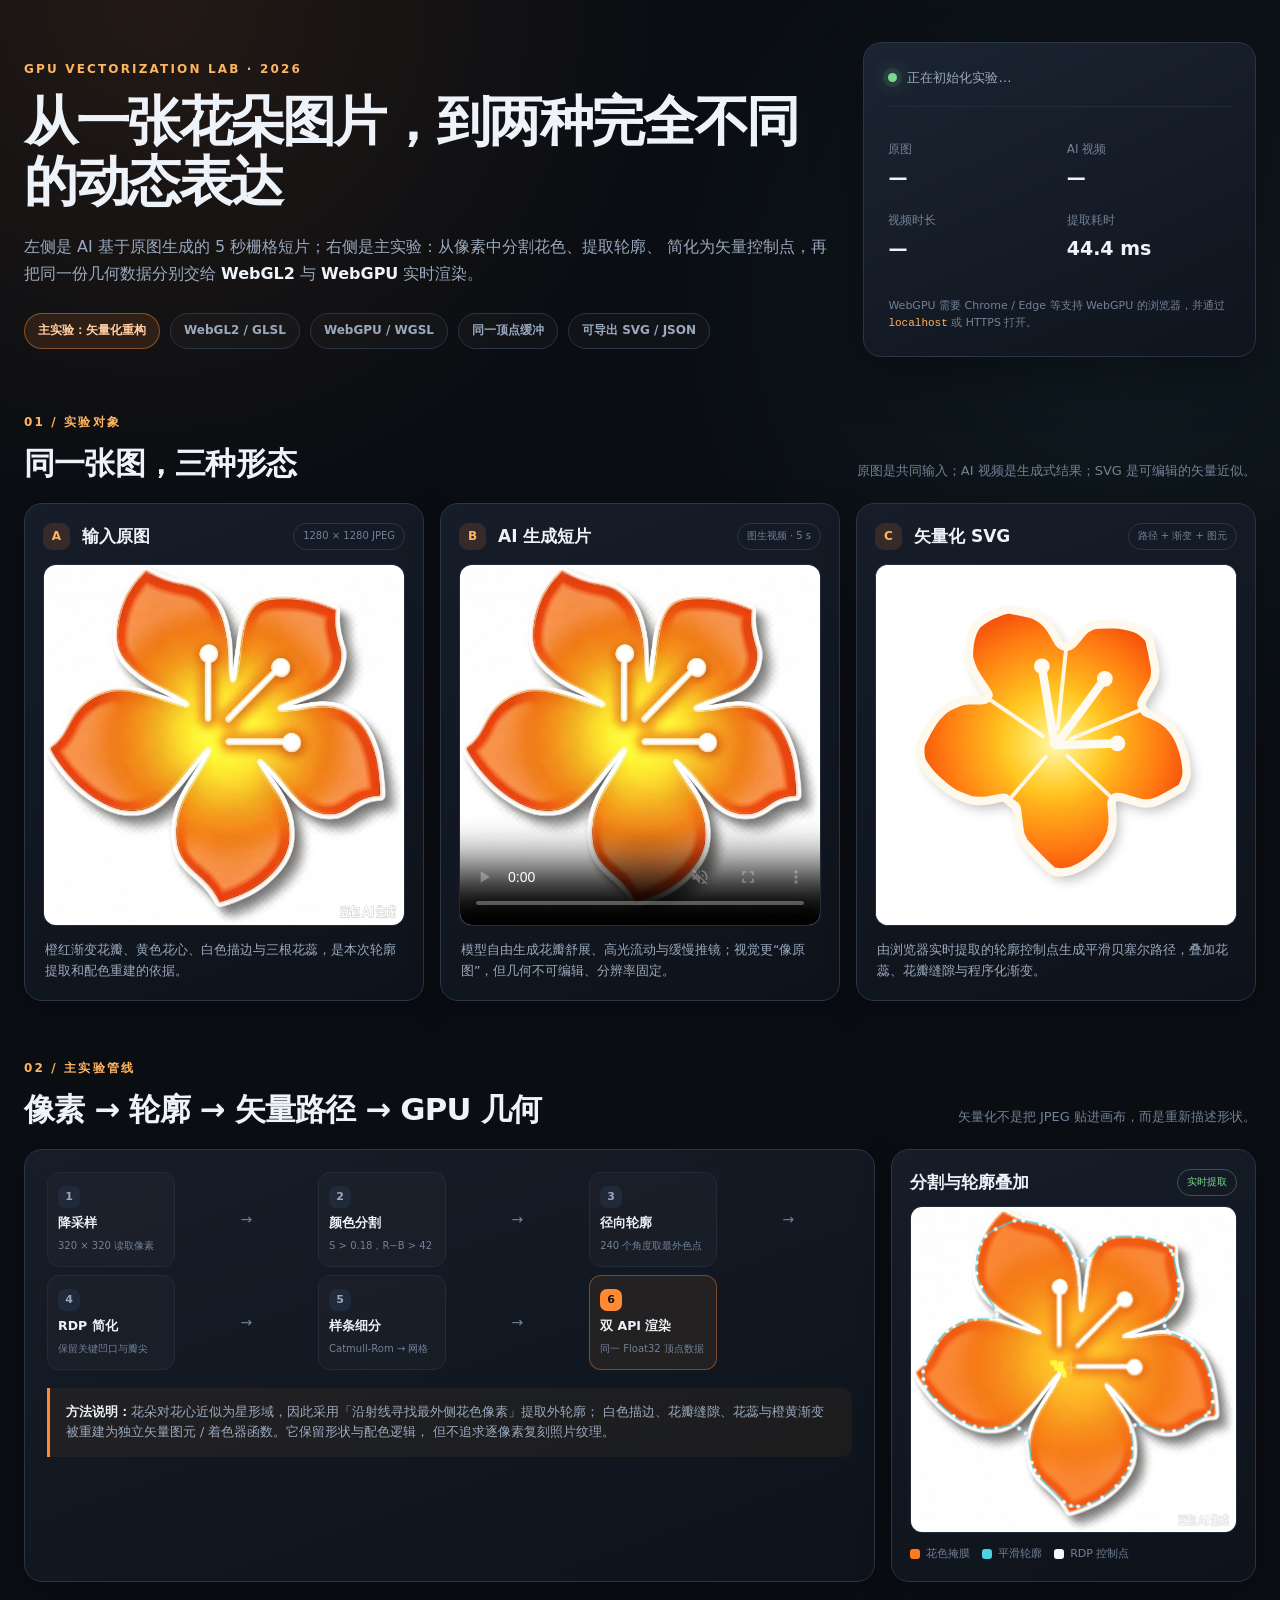
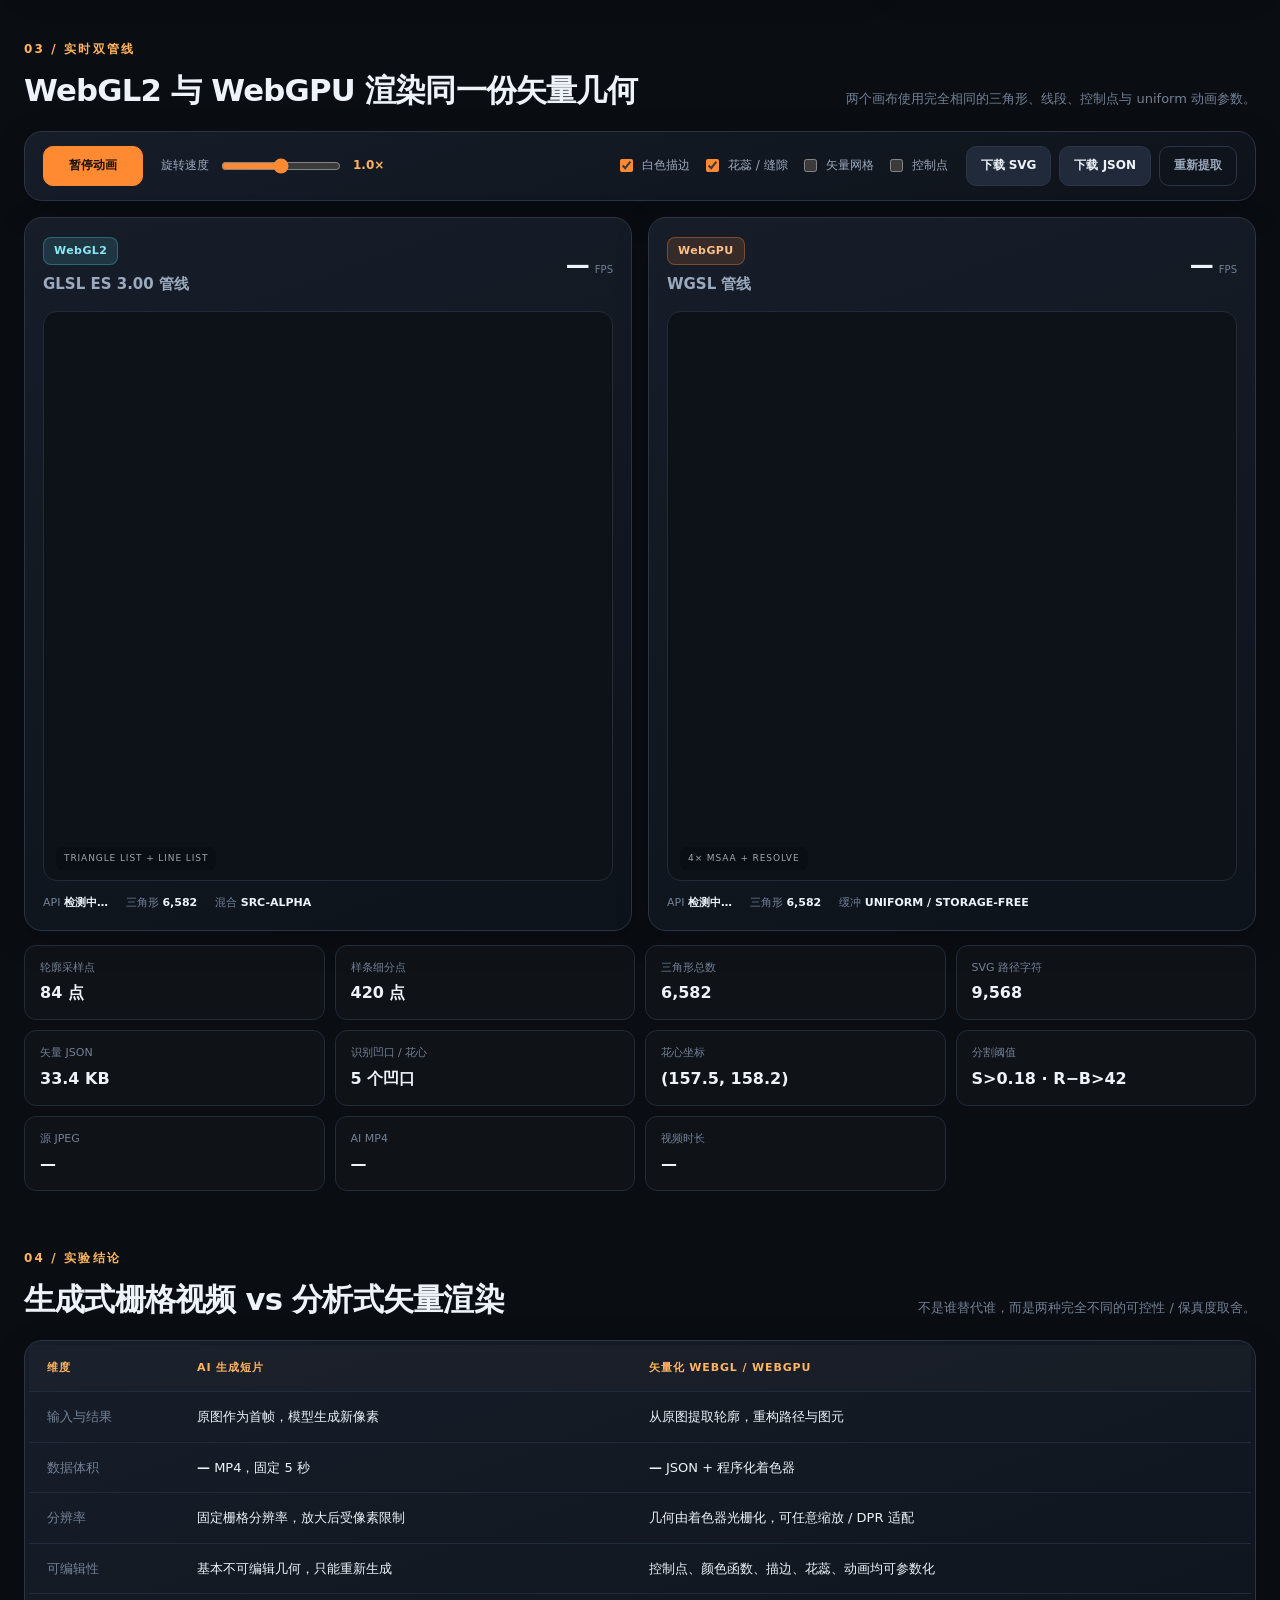
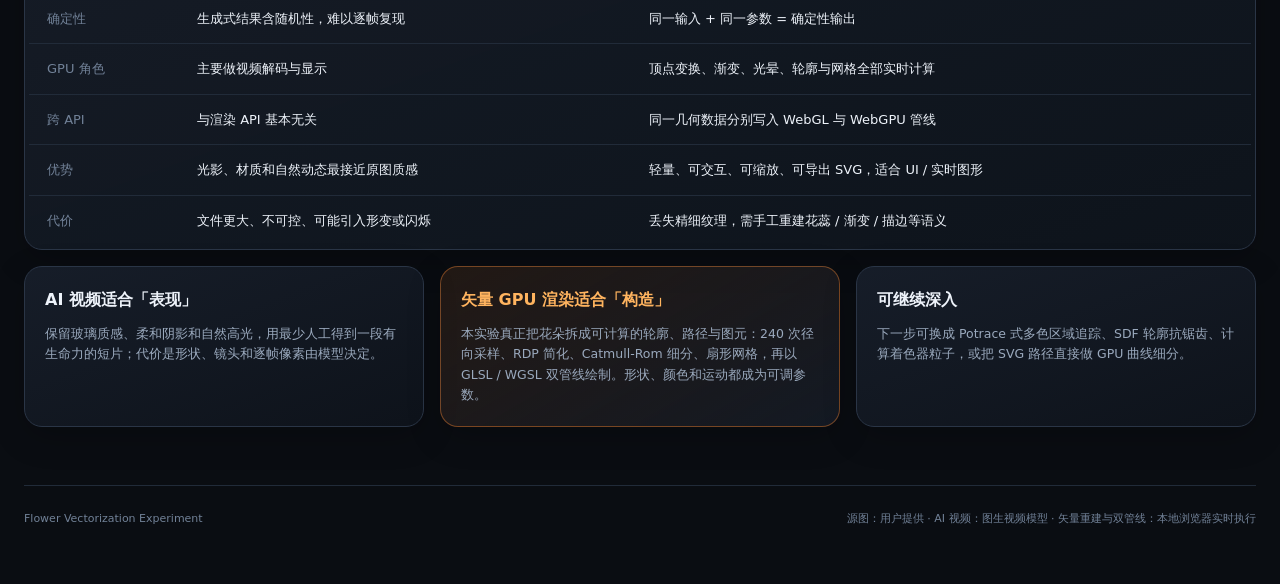
<file: index.html>
<!DOCTYPE html>
<html lang="zh-CN">
<head>
  <meta charset="UTF-8">
  <meta name="viewport" content="width=device-width, initial-scale=1.0">
  <title>花朵图像：AI 生成视频 vs 矢量化 WebGL / WebGPU 渲染</title>
  <style>:root {
  color-scheme: dark;
  --bg: #0a0d12;
  --bg-soft: #0e131b;
  --panel: #141a24;
  --panel-2: #1a2230;
  --panel-3: #202a3a;
  --line: #2a3546;
  --line-soft: #212b39;
  --text: #eef3fa;
  --muted: #9aa9bd;
  --muted-2: #718197;
  --accent: #ff8a32;
  --accent-soft: #ffb45f;
  --gold: #ffd166;
  --cyan: #4dd0e1;
  --green: #7bd88f;
  --shadow: 0 18px 50px rgba(0, 0, 0, 0.34);
  --radius: 18px;
}

* { box-sizing: border-box; }

html { scroll-behavior: smooth; }

body {
  margin: 0;
  min-height: 100vh;
  color: var(--text);
  background:
    radial-gradient(circle at 12% 0%, rgba(255, 138, 50, 0.10), transparent 32rem),
    radial-gradient(circle at 88% 8%, rgba(77, 208, 225, 0.07), transparent 30rem),
    var(--bg);
  font-family: system-ui, -apple-system, BlinkMacSystemFont, "Segoe UI", "PingFang SC", "Microsoft YaHei", sans-serif;
  line-height: 1.65;
  -webkit-font-smoothing: antialiased;
}

button, input, output { font: inherit; }
code { font-family: ui-monospace, SFMono-Regular, Menlo, Consolas, monospace; }

.page {
  width: min(1440px, calc(100% - 48px));
  margin: 0 auto;
  padding: 42px 0 56px;
}

.hero {
  display: grid;
  grid-template-columns: minmax(0, 1.55fr) minmax(320px, 0.75fr);
  gap: 28px;
  align-items: stretch;
  margin-bottom: 56px;
}

.hero-copy { padding: 18px 0 8px; }

.eyebrow, .kicker {
  margin: 0 0 12px;
  color: var(--accent-soft);
  font-size: 12px;
  font-weight: 700;
  letter-spacing: 0.18em;
  text-transform: uppercase;
}

h1 {
  margin: 0;
  max-width: 900px;
  font-size: clamp(34px, 4.2vw, 62px);
  line-height: 1.12;
  letter-spacing: -0.045em;
  font-weight: 760;
}

.lede {
  max-width: 850px;
  margin: 22px 0 0;
  color: var(--muted);
  font-size: 16px;
}

.lede strong { color: var(--text); font-weight: 650; }

.badge-row { display: flex; flex-wrap: wrap; gap: 10px; margin-top: 26px; }

.badge {
  display: inline-flex;
  align-items: center;
  padding: 7px 13px;
  border: 1px solid var(--line);
  border-radius: 999px;
  background: rgba(255, 255, 255, 0.025);
  color: var(--muted);
  font-size: 12px;
  font-weight: 600;
}

.badge.accent {
  border-color: rgba(255, 138, 50, 0.45);
  background: rgba(255, 138, 50, 0.12);
  color: #ffd0a6;
}

.hero-card {
  display: flex;
  flex-direction: column;
  justify-content: space-between;
  padding: 24px;
  border: 1px solid var(--line);
  border-radius: var(--radius);
  background: linear-gradient(155deg, rgba(28, 37, 51, 0.96), rgba(15, 20, 29, 0.96));
  box-shadow: var(--shadow);
}

.hero-card-head {
  display: flex;
  align-items: center;
  gap: 10px;
  padding-bottom: 18px;
  border-bottom: 1px solid var(--line-soft);
  color: var(--muted);
  font-size: 13px;
}

.dot {
  width: 9px;
  height: 9px;
  border-radius: 50%;
  background: var(--green);
  box-shadow: 0 0 0 5px rgba(123, 216, 143, 0.10), 0 0 18px rgba(123, 216, 143, 0.6);
  flex: 0 0 auto;
}

.hero-metric-grid {
  display: grid;
  grid-template-columns: 1fr 1fr;
  gap: 18px 14px;
  padding: 22px 0;
}

.hero-metric-grid div { display: flex; flex-direction: column; gap: 2px; }
.hero-metric-grid span { color: var(--muted-2); font-size: 12px; }
.hero-metric-grid strong { font-size: 19px; font-variant-numeric: tabular-nums; }
.tiny { margin: 0; color: var(--muted-2); font-size: 11px; line-height: 1.55; }
.tiny code { color: var(--accent-soft); }

.section { margin-bottom: 58px; }

.section-head {
  display: flex;
  justify-content: space-between;
  align-items: flex-end;
  gap: 30px;
  margin-bottom: 22px;
}

.section-head h2 {
  margin: 0;
  font-size: clamp(24px, 2.4vw, 34px);
  letter-spacing: -0.025em;
  line-height: 1.2;
}

.section-note { max-width: 460px; margin: 0; color: var(--muted-2); font-size: 13px; text-align: right; }

.card {
  border: 1px solid var(--line);
  border-radius: var(--radius);
  background: linear-gradient(160deg, rgba(23, 30, 42, 0.94), rgba(14, 19, 27, 0.96));
  box-shadow: 0 10px 34px rgba(0, 0, 0, 0.20);
}

.subject-grid { display: grid; grid-template-columns: repeat(3, minmax(0, 1fr)); gap: 16px; }
.media-card { padding: 18px; }

.card-title { display: flex; align-items: center; gap: 12px; margin-bottom: 14px; }
.card-title.compact { margin-bottom: 10px; }
.card-title h3 { margin: 0; font-size: 17px; font-weight: 650; }
.card-title .index {
  display: grid;
  place-items: center;
  width: 27px;
  height: 27px;
  border-radius: 9px;
  background: rgba(255, 138, 50, 0.14);
  color: var(--accent-soft);
  font-size: 12px;
  font-weight: 800;
  flex: 0 0 auto;
}
.tag {
  margin-left: auto;
  padding: 4px 9px;
  border: 1px solid var(--line);
  border-radius: 999px;
  color: var(--muted-2);
  font-size: 10px;
  white-space: nowrap;
}
.tag.live { color: var(--green); border-color: rgba(123, 216, 143, 0.32); }

.media-frame {
  width: 100%;
  aspect-ratio: 1 / 1;
  overflow: hidden;
  border-radius: 13px;
  border: 1px solid var(--line-soft);
  background: #10151d;
}
.media-frame.light { background: #f7f7f4; }
.media-frame img, .media-frame video { display: block; width: 100%; height: 100%; object-fit: cover; }
.media-frame video { background: #fff; }
.svg-frame { display: grid; place-items: center; background: #f7f7f4; }
.svg-frame svg { display: block; width: 100%; height: 100%; }
.card-text { margin: 14px 2px 0; color: var(--muted); font-size: 12.5px; line-height: 1.65; }

.pipeline-layout { display: grid; grid-template-columns: minmax(0, 1.75fr) minmax(280px, 0.75fr); gap: 16px; }
.pipeline-card { padding: 22px; }
.pipeline-steps { display: grid; grid-template-columns: repeat(6, minmax(0, 1fr)); gap: 8px; align-items: stretch; }
.step {
  display: flex;
  flex-direction: column;
  gap: 5px;
  padding: 13px 10px;
  border: 1px solid var(--line-soft);
  border-radius: 12px;
  background: rgba(255, 255, 255, 0.018);
  min-width: 0;
}
.step span {
  display: grid;
  place-items: center;
  width: 22px;
  height: 22px;
  border-radius: 7px;
  background: var(--panel-3);
  color: var(--muted);
  font-size: 11px;
  font-weight: 800;
}
.step strong { font-size: 12.5px; white-space: nowrap; }
.step small { color: var(--muted-2); font-size: 10px; line-height: 1.4; }
.accent-step { border-color: rgba(255, 138, 50, 0.40); background: rgba(255, 138, 50, 0.08); }
.accent-step span { background: var(--accent); color: #1a1005; }
.pipeline-steps .arrow { align-self: center; color: var(--muted-2); font-size: 14px; text-align: center; }
.pipeline-note {
  margin-top: 18px;
  padding: 14px 16px;
  border-left: 3px solid var(--accent);
  border-radius: 0 10px 10px 0;
  background: rgba(255, 138, 50, 0.055);
  color: var(--muted);
  font-size: 12.5px;
}
.pipeline-note strong { color: var(--text); }

.mask-card { padding: 18px; }
.mask-card canvas { display: block; width: 100%; aspect-ratio: 1 / 1; border-radius: 12px; border: 1px solid var(--line-soft); background: #10151d; }
.legend { display: flex; flex-wrap: wrap; gap: 12px; margin-top: 12px; color: var(--muted-2); font-size: 11px; }
.legend span { display: inline-flex; align-items: center; gap: 6px; }
.swatch { width: 10px; height: 10px; border-radius: 3px; display: inline-block; }
.swatch.orange { background: #ff7a1a; }
.swatch.cyan { background: var(--cyan); }
.swatch.white { background: #f4f7fb; }

.control-bar {
  display: flex;
  flex-wrap: wrap;
  align-items: center;
  gap: 14px 18px;
  padding: 14px 18px;
  margin-bottom: 16px;
}
.btn {
  padding: 9px 14px;
  border: 1px solid var(--line);
  border-radius: 10px;
  background: var(--panel-3);
  color: var(--text);
  font-size: 12px;
  font-weight: 650;
  cursor: pointer;
  transition: transform .16s ease, border-color .16s ease, background .16s ease;
}
.btn:hover { transform: translateY(-1px); border-color: #3b4b63; }
.btn.primary { background: var(--accent); border-color: var(--accent); color: #1a1005; min-width: 100px; }
.btn.ghost { background: transparent; color: var(--muted); }
.range-label { display: flex; align-items: center; gap: 10px; color: var(--muted); font-size: 12px; }
.range-label input { width: 120px; accent-color: var(--accent); }
.range-label output { min-width: 38px; color: var(--accent-soft); font-variant-numeric: tabular-nums; font-weight: 700; }
.toggle-group { display: flex; flex-wrap: wrap; gap: 12px; margin-left: auto; }
.toggle-group label { display: inline-flex; align-items: center; gap: 6px; color: var(--muted); font-size: 12px; cursor: pointer; }
.toggle-group input { accent-color: var(--accent); }
.button-group { display: flex; flex-wrap: wrap; gap: 8px; }

.render-grid { display: grid; grid-template-columns: repeat(2, minmax(0, 1fr)); gap: 16px; }
.render-card { padding: 18px; }
.render-head { display: flex; justify-content: space-between; align-items: center; gap: 16px; margin-bottom: 14px; }
.render-head h3 { margin: 7px 0 0; font-size: 15px; font-weight: 600; color: var(--muted); }
.api-pill {
  display: inline-block;
  padding: 4px 10px;
  border-radius: 8px;
  font-size: 11px;
  font-weight: 800;
  letter-spacing: .04em;
}
.api-pill.gl { background: rgba(77, 208, 225, 0.14); color: #8ce8f4; border: 1px solid rgba(77, 208, 225, 0.32); }
.api-pill.gpu { background: rgba(255, 138, 50, 0.14); color: #ffc08a; border: 1px solid rgba(255, 138, 50, 0.34); }
.fps { display: flex; align-items: baseline; gap: 5px; }
.fps strong { font-size: 24px; font-variant-numeric: tabular-nums; }
.fps span { color: var(--muted-2); font-size: 10px; }
.canvas-wrap { position: relative; border-radius: 14px; overflow: hidden; border: 1px solid var(--line-soft); background: #0d1118; }
.canvas-wrap canvas { display: block; width: 100%; aspect-ratio: 1 / 1; height: auto; }
.canvas-corner {
  position: absolute;
  left: 12px;
  bottom: 10px;
  padding: 4px 8px;
  border-radius: 6px;
  background: rgba(8, 12, 18, 0.62);
  color: rgba(238, 243, 250, 0.66);
  font-size: 9px;
  letter-spacing: .1em;
  pointer-events: none;
}
.canvas-fallback {
  position: absolute;
  inset: 0;
  display: grid;
  place-items: center;
  padding: 32px;
  background: rgba(10, 14, 20, 0.88);
  color: var(--muted);
  font-size: 13px;
  text-align: center;
  line-height: 1.7;
}
.canvas-fallback[hidden] { display: none; }
.render-meta { display: flex; flex-wrap: wrap; gap: 8px 18px; margin-top: 13px; color: var(--muted-2); font-size: 11px; }
.render-meta strong { color: var(--text); font-weight: 600; }

.stats-grid { display: grid; grid-template-columns: repeat(4, minmax(0, 1fr)); gap: 10px; margin-top: 14px; }
.stat {
  padding: 13px 15px;
  border: 1px solid var(--line-soft);
  border-radius: 12px;
  background: rgba(255, 255, 255, 0.018);
}
.stat span { display: block; color: var(--muted-2); font-size: 11px; }
.stat strong { display: block; margin-top: 3px; font-size: 16px; font-variant-numeric: tabular-nums; }

.table-card { overflow-x: auto; padding: 4px; }
table { width: 100%; border-collapse: collapse; min-width: 760px; font-size: 13px; }
th, td { padding: 14px 18px; text-align: left; border-bottom: 1px solid var(--line-soft); vertical-align: top; }
th { color: var(--accent-soft); font-size: 11px; letter-spacing: .08em; text-transform: uppercase; background: rgba(255, 255, 255, 0.02); }
td:first-child { color: var(--muted-2); width: 150px; }
td strong { color: var(--text); }
tbody tr:last-child td { border-bottom: none; }
tbody tr:hover { background: rgba(255, 255, 255, 0.018); }

.conclusion-grid { display: grid; grid-template-columns: repeat(3, minmax(0, 1fr)); gap: 16px; margin-top: 16px; }
.conclusion-card { padding: 20px; }
.conclusion-card h3 { margin: 0 0 10px; font-size: 16px; }
.conclusion-card p { margin: 0; color: var(--muted); font-size: 12.5px; }
.conclusion-card.featured { border-color: rgba(255, 138, 50, 0.40); background: linear-gradient(150deg, rgba(255, 138, 50, 0.10), rgba(20, 26, 36, 0.96)); }
.conclusion-card.featured h3 { color: var(--accent-soft); }

.footer {
  display: flex;
  justify-content: space-between;
  flex-wrap: wrap;
  gap: 10px;
  padding-top: 24px;
  border-top: 1px solid var(--line-soft);
  color: var(--muted-2);
  font-size: 11px;
}

@media (max-width: 1180px) {
  .hero { grid-template-columns: 1fr; }
  .hero-card { max-width: none; }
  .pipeline-steps { grid-template-columns: repeat(3, 1fr); }
  .pipeline-steps .arrow { display: none; }
  .pipeline-layout { grid-template-columns: 1fr; }
  .mask-card { max-width: 520px; }
  .toggle-group { margin-left: 0; }
}

@media (max-width: 900px) {
  .page { width: min(100% - 28px, 720px); padding-top: 28px; }
  .section-head { display: block; }
  .section-note { margin-top: 10px; text-align: left; }
  .subject-grid, .render-grid, .conclusion-grid { grid-template-columns: 1fr; }
  .stats-grid { grid-template-columns: repeat(2, 1fr); }
  h1 { font-size: 36px; }
}

@media (max-width: 560px) {
  .pipeline-steps { grid-template-columns: repeat(2, 1fr); }
  .hero-metric-grid { grid-template-columns: 1fr 1fr; }
  .control-bar { align-items: flex-start; }
  .range-label input { width: 90px; }
  .button-group { width: 100%; }
}
</style>
  <script>window.__INLINE_SOURCE__ = "[data-uri]";
window.__ASSET_SIZES__ = {"source": 101556, "video": 704735};</script>
  <script defer>"use strict";

const SAMPLE = 320;
const RADIAL_SAMPLES = 240;
const VERTEX_FLOATS = 10;
const VERTEX_STRIDE = VERTEX_FLOATS * 4;
const TAU = Math.PI * 2;
const QUERY = new URLSearchParams(location.search);
const PROBE = QUERY.has("probe");
const BG_WHITE = QUERY.get("bg") === "white";
const ONLY = QUERY.get("only");
const INLINE_SOURCE = window.__INLINE_SOURCE__ || "assets/flower-source.jpg";

const STAMENS = [
  { from: { x: -0.01, y: 0.01 }, to: { x: -0.09, y: 0.50 }, radius: 0.050 },
  { from: { x:  0.00, y: 0.00 }, to: { x:  0.31, y: 0.42 }, radius: 0.050 },
  { from: { x:  0.02, y: 0.00 }, to: { x:  0.39, y: 0.01 }, radius: 0.050 }
];

const $ = (id) => document.getElementById(id);

const state = {
  playing: true,
  speed: 1,
  showOutline: true,
  showDetails: true,
  showMesh: false,
  showPoints: false
};

let sourceImage = null;
let extraction = null;
let geometry = null;
let svgText = "";
let vectorData = null;
let vectorBytes = 0;
let sourceBytes = 0;
let videoBytes = 0;
let renderers = [];
let simTime = 0;
let lastNow = performance.now();

window.__FLOWER_PROBE__ = {
  ready: null,
  bgWhite: BG_WHITE,
  vectorData: () => vectorData,
  svgText: () => svgText,
  geometry: () => geometry,
  renderers: () => renderers,
  sourceImage: () => sourceImage,
  extraction: () => extraction
};

document.addEventListener("DOMContentLoaded", init);

async function init() {
  bindControls();
  if ($("sourceImg")) $("sourceImg").src = INLINE_SOURCE;
  if (PROBE) state.playing = false;
  try {
    sourceImage = await loadImage(INLINE_SOURCE);
  } catch (err) {
    $("statusLine").textContent = "原图加载失败：" + err.message;
  }

  extraction = vectorize();
  geometry = buildGeometry(extraction);
  svgText = buildSvg(extraction);
  vectorData = extraction.data;
  vectorBytes = new Blob([JSON.stringify(vectorData, null, 2)], { type: "application/json" }).size;

  renderSvgPreview();
  drawMaskPreview(extraction);
  updateStaticStats();
  await measureAssets();

  $("statusLine").textContent = extraction.fallback
    ? "已就绪（像素读取受限，使用参数化回退轮廓）"
    : "已就绪：轮廓提取与 SVG 重建完成，正在启动 GPU 管线";
  const rendererReady = initRenderers().catch((err) => {
    $("statusLine").textContent = "GPU 管线启动异常：" + err.message;
  });
  requestAnimationFrame(frame);
  window.__FLOWER_PROBE__.ready = rendererReady.then(
    () => new Promise((resolve) => setTimeout(resolve, 250))
  );
}

function bindControls() {
  $("playBtn").addEventListener("click", () => {
    state.playing = !state.playing;
    $("playBtn").textContent = state.playing ? "暂停动画" : "继续动画";
  });

  $("speed").addEventListener("input", (e) => {
    state.speed = Number(e.target.value);
    $("speedValue").textContent = state.speed.toFixed(1) + "×";
  });

  $("toggleOutline").addEventListener("change", (e) => { state.showOutline = e.target.checked; });
  $("toggleDetails").addEventListener("change", (e) => { state.showDetails = e.target.checked; });
  $("toggleMesh").addEventListener("change", (e) => { state.showMesh = e.target.checked; });
  $("togglePoints").addEventListener("change", (e) => { state.showPoints = e.target.checked; });

  $("downloadSvg").addEventListener("click", () => {
    if (!svgText) return;
    downloadBlob(new Blob([svgText], { type: "image/svg+xml" }), "flower-vectorized.svg");
  });

  $("downloadJson").addEventListener("click", () => {
    if (!vectorData) return;
    downloadBlob(new Blob([JSON.stringify(vectorData, null, 2)], { type: "application/json" }), "flower-vector-data.json");
  });

  $("reextract").addEventListener("click", () => location.reload());
}

function loadImage(src) {
  return new Promise((resolve, reject) => {
    const img = new Image();
    img.onload = () => resolve(img);
    img.onerror = () => reject(new Error("无法加载 " + src));
    img.src = src;
  });
}

function formatBytes(n) {
  if (!Number.isFinite(n) || n <= 0) return "—";
  if (n < 1024) return n + " B";
  if (n < 1024 * 1024) return (n / 1024).toFixed(1) + " KB";
  return (n / 1024 / 1024).toFixed(2) + " MB";
}

async function getBlobSize(url) {
  try {
    const res = await fetch(url, { cache: "no-store" });
    if (!res.ok) return 0;
    const blob = await res.blob();
    return blob.size;
  } catch (_) {
    return 0;
  }
}

function getVideoDuration(video) {
  return new Promise((resolve) => {
    let done = false;
    const finish = (value) => {
      if (done) return;
      done = true;
      resolve(value);
    };
    if (video.readyState >= 1 && Number.isFinite(video.duration)) return finish(video.duration);
    video.addEventListener("loadedmetadata", () => finish(video.duration), { once: true });
    video.addEventListener("error", () => finish(0), { once: true });
    setTimeout(() => finish(Number.isFinite(video.duration) ? video.duration : 0), 3500);
  });
}

async function measureAssets() {
  const known = window.__ASSET_SIZES__ || {};
  sourceBytes = (await getBlobSize("assets/flower-source.jpg")) || known.source || 0;
  videoBytes = (await getBlobSize("assets/ai-flower.mp4")) || known.video || 0;
  const duration = await getVideoDuration($("aiVideo"));

  const sourceText = formatBytes(sourceBytes);
  const videoText = formatBytes(videoBytes);
  const durationText = duration ? duration.toFixed(1) + " s" : "—";

  $("sourceSize").textContent = sourceText;
  $("videoSize").textContent = videoText;
  $("videoDuration").textContent = durationText;
  $("statSourceBytes").textContent = sourceText;
  $("statVideoBytes").textContent = videoText;
  $("statVideoDuration").textContent = durationText;
  $("cmpAiSize").textContent = videoText;
  $("cmpVectorSize").textContent = formatBytes(vectorBytes);
}

function updateStaticStats() {
  $("statExtractMs").textContent = extraction.extractMs.toFixed(1) + " ms";
  $("statControlPoints").textContent = extraction.simplified.length + " 点";
  $("statDensePoints").textContent = extraction.dense.length + " 点";
  $("statTriangles").textContent = geometry.triangleCount.toLocaleString("zh-CN");
  $("statSvgChars").textContent = svgText.length.toLocaleString("zh-CN");
  $("statVectorBytes").textContent = formatBytes(vectorBytes);
  $("statWebglTris").textContent = geometry.triangleCount.toLocaleString("zh-CN");
  $("statWebgpuTris").textContent = geometry.triangleCount.toLocaleString("zh-CN");
  $("statNotches").textContent = extraction.notches.length + " 个凹口";
  $("statCenter").textContent = "(" + extraction.cx.toFixed(1) + ", " + extraction.cy.toFixed(1) + ")";
  $("statThreshold").textContent = extraction.fallback ? "参数化回退" : "S>0.18 · R−B>42";
}

function vectorize() {
  const t0 = performance.now();
  const w = SAMPLE;
  const h = SAMPLE;
  const canvas = document.createElement("canvas");
  canvas.width = w;
  canvas.height = h;
  const ctx = canvas.getContext("2d", { willReadFrequently: true });
  ctx.fillStyle = "#f7f7f4";
  ctx.fillRect(0, 0, w, h);
  if (sourceImage) ctx.drawImage(sourceImage, 0, 0, w, h);

  let pixels;
  try {
    pixels = ctx.getImageData(0, 0, w, h).data;
  } catch (err) {
    const result = fallbackExtraction("浏览器阻止了本地像素读取：" + err.message);
    result.extractMs = performance.now() - t0;
    return result;
  }

  const center = findCenter(pixels, w, h);
  let mask = buildColorMask(pixels, w, h);
  mask = morphologicalClose(mask, w, h, 1);
  const radii = computeRadii(mask, w, h, center.x, center.y);
  const maxRadius = Math.max(...radii);
  const scale = 0.92 / Math.max(maxRadius, 1);
  const segCanvas = createSegCanvas(mask, w, h);

  const result = buildExtraction({
    w, h, cx: center.x, cy: center.y, radii, scale,
    sourceCanvas: canvas, segCanvas, fallback: false, reason: ""
  });
  result.extractMs = performance.now() - t0;
  return result;
}

function fallbackExtraction(reason) {
  const w = SAMPLE;
  const h = SAMPLE;
  const cx = w / 2;
  const cy = h / 2;
  const maxR = Math.min(cx, cy) - 8;
  const radii = new Float32Array(RADIAL_SAMPLES);

  for (let i = 0; i < RADIAL_SAMPLES; i++) {
    const a = TAU * i / RADIAL_SAMPLES;
    const lobe = Math.pow((1 + Math.cos(5 * (a - 0.32))) / 2, 0.72);
    radii[i] = maxR * (0.48 + 0.49 * lobe);
  }
  radii.set(smoothCircular(radii, 2));

  const sourceCanvas = document.createElement("canvas");
  sourceCanvas.width = w;
  sourceCanvas.height = h;
  const sctx = sourceCanvas.getContext("2d");
  sctx.fillStyle = "#f7f7f4";
  sctx.fillRect(0, 0, w, h);
  if (sourceImage) sctx.drawImage(sourceImage, 0, 0, w, h);

  const segCanvas = document.createElement("canvas");
  segCanvas.width = w;
  segCanvas.height = h;
  const gctx = segCanvas.getContext("2d");
  gctx.fillStyle = "#ff7a1a";
  gctx.beginPath();
  for (let i = 0; i < RADIAL_SAMPLES; i++) {
    const a = TAU * i / RADIAL_SAMPLES;
    const x = cx + Math.cos(a) * radii[i];
    const y = cy - Math.sin(a) * radii[i];
    if (i === 0) gctx.moveTo(x, y); else gctx.lineTo(x, y);
  }
  gctx.closePath();
  gctx.fill();

  const scale = 0.92 / maxR;
  const result = buildExtraction({
    w, h, cx, cy, radii, scale, sourceCanvas, segCanvas,
    fallback: true, reason
  });
  return result;
}

function isFlowerPixel(r, g, b) {
  const mx = Math.max(r, g, b);
  const mn = Math.min(r, g, b);
  const sat = mx === 0 ? 0 : (mx - mn) / mx;
  return r > 145 && (r - b) > 42 && sat > 0.18 && g < 248;
}

function findCenter(pixels, w, h) {
  let sx = 0, sy = 0, sw = 0;
  const x0 = Math.floor(w * 0.30), x1 = Math.ceil(w * 0.70);
  const y0 = Math.floor(h * 0.30), y1 = Math.ceil(h * 0.70);
  for (let y = y0; y < y1; y++) {
    for (let x = x0; x < x1; x++) {
      const i = (y * w + x) * 4;
      const r = pixels[i], g = pixels[i + 1], b = pixels[i + 2];
      if (r > 220 && g > 150 && b < 150 && (r - b) > 100) {
        const weight = Math.max(1, (r - 190) * (g - 110) / 8000);
        sx += x * weight;
        sy += y * weight;
        sw += weight;
      }
    }
  }
  if (sw === 0) return { x: w / 2, y: h / 2 };
  return {
    x: clamp(sx / sw, w * 0.44, w * 0.56),
    y: clamp(sy / sw, h * 0.44, h * 0.56)
  };
}

function buildColorMask(pixels, w, h) {
  const mask = new Uint8Array(w * h);
  for (let y = 0; y < h; y++) {
    for (let x = 0; x < w; x++) {
      const i = (y * w + x) * 4;
      mask[y * w + x] = isFlowerPixel(pixels[i], pixels[i + 1], pixels[i + 2]) ? 1 : 0;
    }
  }
  return mask;
}

function dilate(mask, w, h) {
  const out = new Uint8Array(mask.length);
  for (let y = 1; y < h - 1; y++) {
    for (let x = 1; x < w - 1; x++) {
      let hit = 0;
      for (let dy = -1; dy <= 1 && !hit; dy++) {
        for (let dx = -1; dx <= 1; dx++) {
          if (mask[(y + dy) * w + x + dx]) { hit = 1; break; }
        }
      }
      out[y * w + x] = hit;
    }
  }
  return out;
}

function erode(mask, w, h) {
  const out = new Uint8Array(mask.length);
  for (let y = 1; y < h - 1; y++) {
    for (let x = 1; x < w - 1; x++) {
      let all = 1;
      for (let dy = -1; dy <= 1 && all; dy++) {
        for (let dx = -1; dx <= 1; dx++) {
          if (!mask[(y + dy) * w + x + dx]) { all = 0; break; }
        }
      }
      out[y * w + x] = all;
    }
  }
  return out;
}

function morphologicalClose(mask, w, h, iterations) {
  let m = mask;
  for (let k = 0; k < iterations; k++) m = erode(dilate(m, w, h), w, h);
  return m;
}

function createSegCanvas(mask, w, h) {
  const canvas = document.createElement("canvas");
  canvas.width = w;
  canvas.height = h;
  const ctx = canvas.getContext("2d");
  const img = ctx.createImageData(w, h);
  for (let i = 0; i < mask.length; i++) {
    if (!mask[i]) continue;
    const j = i * 4;
    img.data[j] = 255;
    img.data[j + 1] = 122;
    img.data[j + 2] = 26;
    img.data[j + 3] = 255;
  }
  ctx.putImageData(img, 0, 0);
  return canvas;
}

function sampleMask(mask, w, h, x, y) {
  const xi = Math.round(x), yi = Math.round(y);
  if (xi < 0 || yi < 0 || xi >= w || yi >= h) return 0;
  return mask[yi * w + xi];
}

function computeRadii(mask, w, h, cx, cy) {
  const n = RADIAL_SAMPLES;
  const raw = new Float32Array(n);
  const maxR = Math.min(cx, cy, w - cx, h - cy) - 2;

  for (let i = 0; i < n; i++) {
    const a = TAU * i / n;
    const ca = Math.cos(a), sa = Math.sin(a);
    let farthest = 0;
    for (let r = 0; r <= maxR; r += 0.6) {
      const x = cx + ca * r;
      const y = cy - sa * r;
      if (sampleMask(mask, w, h, x, y)) farthest = r;
    }
    raw[i] = farthest > maxR * 0.28 ? farthest : NaN;
  }

  for (let i = 0; i < n; i++) {
    if (!Number.isFinite(raw[i])) {
      let sum = 0, count = 0;
      for (let k = 1; k <= n; k++) {
        const left = raw[(i - k + n) % n];
        const right = raw[(i + k) % n];
        if (Number.isFinite(left)) { sum += left; count++; break; }
        if (Number.isFinite(right)) { sum += right; count++; break; }
      }
      raw[i] = count ? sum / count : maxR * 0.7;
    }
  }

  const median = medianFilterCircular(raw, 5);
  const smoothed = smoothCircular(median, 2);
  for (let i = 0; i < n; i++) smoothed[i] = clamp(smoothed[i], maxR * 0.30, maxR);
  return smoothed;
}

function medianFilterCircular(values, radius) {
  const n = values.length;
  const out = new Float32Array(n);
  for (let i = 0; i < n; i++) {
    const window = [];
    for (let k = -radius; k <= radius; k++) window.push(values[(i + k + n) % n]);
    window.sort((a, b) => a - b);
    out[i] = window[Math.floor(window.length / 2)];
  }
  return out;
}

function smoothCircular(values, passes) {
  const n = values.length;
  let current = Float32Array.from(values);
  for (let p = 0; p < passes; p++) {
    const out = new Float32Array(n);
    for (let i = 0; i < n; i++) {
      out[i] =
        current[(i - 2 + n) % n] * 0.08 +
        current[(i - 1 + n) % n] * 0.20 +
        current[i] * 0.44 +
        current[(i + 1) % n] * 0.20 +
        current[(i + 2) % n] * 0.08;
    }
    current = out;
  }
  return current;
}

function buildExtraction(cfg) {
  const n = cfg.radii.length;
  const contourPx = [];
  for (let i = 0; i < n; i++) {
    const a = TAU * i / n;
    const r = cfg.radii[i];
    contourPx.push({ x: Math.cos(a) * r, y: Math.sin(a) * r, angle: a, radius: r });
  }

  const simplifiedPx = simplifyClosedAdaptive(contourPx);
  const simplified = simplifiedPx.map((p) => ({ x: p.x * cfg.scale, y: p.y * cfg.scale }));
  const dense = subdivideClosed(simplified, 5);
  const notches = findNotches(cfg.radii, cfg.scale);

  const data = {
    meta: {
      title: "Flower vectorization experiment",
      source: "assets/flower-source.jpg",
      method: cfg.fallback ? "Parametric fallback contour" : "Pixel segmentation + radial contour + RDP + Catmull-Rom",
      sampleResolution: SAMPLE,
      radialSamples: RADIAL_SAMPLES,
      threshold: cfg.fallback ? null : { saturationMin: 0.18, redMinusBlueMin: 42, redMin: 145 },
      center: { x: Number(cfg.cx.toFixed(2)), y: Number(cfg.cy.toFixed(2)) },
      scale: Number(cfg.scale.toFixed(6)),
      fallbackReason: cfg.reason || null
    },
    radii: Array.from(cfg.radii, (v) => Number(v.toFixed(2))),
    simplifiedControlPoints: simplified.map((p) => ({ x: Number(p.x.toFixed(5)), y: Number(p.y.toFixed(5)) })),
    denseContour: dense.map((p) => ({ x: Number(p.x.toFixed(5)), y: Number(p.y.toFixed(5)) })),
    notchAngles: notches.map((nItem) => Number(nItem.angle.toFixed(5))),
    stamens: STAMENS,
    svgPath: "",
    stats: {
      controlPoints: simplified.length,
      densePoints: dense.length,
      radialSamples: RADIAL_SAMPLES
    }
  };

  return {
    w: cfg.w, h: cfg.h, cx: cfg.cx, cy: cfg.cy, scale: cfg.scale,
    radii: cfg.radii, contourPx, simplified, dense, notches,
    sourceCanvas: cfg.sourceCanvas, segCanvas: cfg.segCanvas,
    fallback: cfg.fallback, reason: cfg.reason, data,
    extractMs: 0
  };
}

function simplifyClosedAdaptive(points) {
  const tolerances = [0.7, 1.0, 1.4, 1.9, 2.6, 3.5, 4.8];
  let best = null;
  let usedTolerance = tolerances[tolerances.length - 1];
  for (const eps of tolerances) {
    const simplified = simplifyClosed(points, eps);
    best = simplified;
    usedTolerance = eps;
    if (simplified.length <= 92) break;
  }
  if (!best || best.length < 12) best = simplifyClosed(points, 0.5);
  best.tolerance = usedTolerance;
  return best;
}

function simplifyClosed(points, epsilon) {
  const n = points.length;
  if (n < 8) return points.slice();
  let start = 0;
  for (let i = 1; i < n; i++) if (points[i].radius < points[start].radius) start = i;

  let farOffset = Math.floor(n / 2);
  let farDistance = -1;
  for (let k = 1; k < n; k++) {
    const p = points[(start + k) % n];
    const d = distance(p, points[start]);
    if (d > farDistance) { farDistance = d; farOffset = k; }
  }

  const ordered = [];
  for (let k = 0; k <= n; k++) ordered.push(points[(start + k) % n]);
  const chainA = ordered.slice(0, farOffset + 1);
  const chainB = ordered.slice(farOffset);
  const partA = rdp(chainA, epsilon);
  const partB = rdp(chainB, epsilon);
  return partA.concat(partB.slice(1, -1));
}

function rdp(points, epsilon) {
  if (points.length <= 2) return points.slice();
  const first = points[0];
  const last = points[points.length - 1];
  let maxDist = -1;
  let index = 0;
  for (let i = 1; i < points.length - 1; i++) {
    const d = perpendicularDistance(points[i], first, last);
    if (d > maxDist) { maxDist = d; index = i; }
  }
  if (maxDist <= epsilon) return [first, last];
  const left = rdp(points.slice(0, index + 1), epsilon);
  const right = rdp(points.slice(index), epsilon);
  return left.slice(0, -1).concat(right);
}

function perpendicularDistance(p, a, b) {
  const dx = b.x - a.x;
  const dy = b.y - a.y;
  if (dx === 0 && dy === 0) return distance(p, a);
  return Math.abs(dy * p.x - dx * p.y + b.x * a.y - b.y * a.x) / Math.hypot(dx, dy);
}

function distance(a, b) { return Math.hypot(a.x - b.x, a.y - b.y); }

function catmullRom(p0, p1, p2, p3, t) {
  const t2 = t * t, t3 = t2 * t;
  return {
    x: 0.5 * ((2 * p1.x) + (-p0.x + p2.x) * t + (2 * p0.x - 5 * p1.x + 4 * p2.x - p3.x) * t2 + (-p0.x + 3 * p1.x - 3 * p2.x + p3.x) * t3),
    y: 0.5 * ((2 * p1.y) + (-p0.y + p2.y) * t + (2 * p0.y - 5 * p1.y + 4 * p2.y - p3.y) * t2 + (-p0.y + 3 * p1.y - 3 * p2.y + p3.y) * t3)
  };
}

function subdivideClosed(points, subdivisions) {
  const n = points.length;
  if (n < 4) return points.slice();
  const out = [];
  for (let i = 0; i < n; i++) {
    const p0 = points[(i - 1 + n) % n];
    const p1 = points[i];
    const p2 = points[(i + 1) % n];
    const p3 = points[(i + 2) % n];
    for (let s = 0; s < subdivisions; s++) out.push(catmullRom(p0, p1, p2, p3, s / subdivisions));
  }
  return out;
}

function findNotches(radii, scale) {
  const n = radii.length;
  const mean = radii.reduce((a, b) => a + b, 0) / n;
  const candidates = [];
  for (let i = 0; i < n; i++) {
    let isMin = true;
    for (let k = 1; k <= 6; k++) {
      if (radii[i] > radii[(i + k) % n] || radii[i] > radii[(i - k + n) % n]) { isMin = false; break; }
    }
    if (isMin && radii[i] < mean * 0.96) candidates.push({ i, r: radii[i], angle: TAU * i / n });
  }
  candidates.sort((a, b) => a.r - b.r);
  const chosen = [];
  for (const c of candidates) {
    if (chosen.every((d) => angularDistance(c.angle, d.angle) > 0.55)) {
      chosen.push({ angle: c.angle, r: c.r * scale });
      if (chosen.length === 5) break;
    }
  }
  while (chosen.length < 5) {
    const angle = TAU * chosen.length / 5;
    chosen.push({ angle, r: mean * scale * 0.72 });
  }
  return chosen.sort((a, b) => a.angle - b.angle);
}

function angularDistance(a, b) {
  let d = Math.abs(a - b) % TAU;
  if (d > Math.PI) d = TAU - d;
  return d;
}

function clamp(v, lo, hi) { return Math.max(lo, Math.min(hi, v)); }
function lerpPoint(p, t) { return { x: p.x * t, y: p.y * t }; }
function addPoints(a, b) { return { x: a.x + b.x, y: a.y + b.y }; }
function angleOf(p) { return Math.atan2(p.y, p.x); }

function pushVertex(arr, p, color, t, angle, kind) {
  arr.push(
    p.x, p.y,
    color[0], color[1], color[2], color[3],
    t, angle, kind, 0
  );
}

function addTri(arr, a, b, c, color, t, angle, kind) {
  pushVertex(arr, a, color, t, angle, kind);
  pushVertex(arr, b, color, t, angle, kind);
  pushVertex(arr, c, color, t, angle, kind);
}

function addQuad(arr, a, b, c, d, color, t, angle, kind) {
  addTri(arr, a, b, c, color, t, angle, kind);
  addTri(arr, a, c, d, color, t, angle, kind);
}

function addQuadT(arr, a, b, c, d, color, t0, t1, angle, kind) {
  pushVertex(arr, a, color, t0, angle, kind);
  pushVertex(arr, b, color, t0, angle, kind);
  pushVertex(arr, c, color, t1, angle, kind);
  pushVertex(arr, a, color, t0, angle, kind);
  pushVertex(arr, c, color, t1, angle, kind);
  pushVertex(arr, d, color, t1, angle, kind);
}

function addDisc(arr, center, radius, color, t, angle, kind, segments = 28) {
  for (let i = 0; i < segments; i++) {
    const a0 = TAU * i / segments;
    const a1 = TAU * (i + 1) / segments;
    const p0 = { x: center.x + Math.cos(a0) * radius, y: center.y + Math.sin(a0) * radius };
    const p1 = { x: center.x + Math.cos(a1) * radius, y: center.y + Math.sin(a1) * radius };
    addTri(arr, center, p0, p1, color, t, angle, kind);
  }
}

function addTaperedLine(arr, from, to, width0, width1, color, kind, offset = { x: 0, y: 0 }) {
  const dx = to.x - from.x, dy = to.y - from.y;
  const len = Math.max(Math.hypot(dx, dy), 0.0001);
  const ux = dx / len, uy = dy / len;
  const px = -uy, py = ux;
  const f = addPoints(from, offset);
  const t = addPoints(to, offset);
  const p0 = { x: f.x + px * width0 / 2, y: f.y + py * width0 / 2 };
  const p1 = { x: f.x - px * width0 / 2, y: f.y - py * width0 / 2 };
  const p2 = { x: t.x - px * width1 / 2, y: t.y - py * width1 / 2 };
  const p3 = { x: t.x + px * width1 / 2, y: t.y + py * width1 / 2 };
  addQuad(arr, p0, p1, p2, p3, color, 1, angleOf(to), kind);
}

function addLine(arr, a, b, color, t, angle, kind) {
  pushVertex(arr, a, color, t, angle, kind);
  pushVertex(arr, b, color, t, angle, kind);
}

function buildGeometry(ex) {
  const dense = ex.dense;
  const simplified = ex.simplified;
  const tris = [];
  const lines = [];
  const white = [1.0, 0.985, 0.95, 1.0];
  const fill = [1.0, 0.52, 0.04, 1.0];
  const meshColor = [0.32, 0.88, 1.0, 0.30];
  const controlColor = [0.65, 1.0, 1.0, 0.85];

  // 0: procedural background
  addQuad(
    tris,
    { x: -1, y: -1 }, { x: 1, y: -1 }, { x: 1, y: 1 }, { x: -1, y: 1 },
    [0, 0, 0, 1], 0, 0, 0
  );

  // 1: soft shadow silhouette
  const shadowOffset = { x: 0.025, y: -0.030 };
  const shadowColor = [0, 0, 0, 0.24];
  for (let i = 0; i < dense.length; i++) {
    const j = (i + 1) % dense.length;
    const a = addPoints(lerpPoint(dense[i], 1.025), shadowOffset);
    const b = addPoints(lerpPoint(dense[j], 1.025), shadowOffset);
    addTri(tris, shadowOffset, a, b, shadowColor, 1, angleOf(dense[i]), 1);
  }

  // 2: white outline ring, generated as an offset of the vector contour
  for (let i = 0; i < dense.length; i++) {
    const j = (i + 1) % dense.length;
    const innerA = dense[i];
    const innerB = dense[j];
    const outerA = lerpPoint(dense[i], 1.045);
    const outerB = lerpPoint(dense[j], 1.045);
    addQuad(tris, innerA, outerA, outerB, innerB, white, 1, angleOf(dense[i]), 2);
  }

  // 3: radial fill mesh; the fragment shader reconstructs the orange/yellow gradient
  const rings = [0, 0.16, 0.34, 0.54, 0.74, 0.90, 1.0];
  for (let i = 0; i < dense.length; i++) {
    const j = (i + 1) % dense.length;
    const angle = angleOf(dense[i]);
    for (let r = 0; r < rings.length - 1; r++) {
      const t0 = rings[r], t1 = rings[r + 1];
      const a = lerpPoint(dense[i], t0);
      const b = lerpPoint(dense[j], t0);
      const c = lerpPoint(dense[j], t1);
      const d = lerpPoint(dense[i], t1);
      addQuadT(tris, a, b, c, d, fill, t0, t1, angle, 3);
    }
  }

  // 4: white petal seams at the five detected notches
  for (const notch of ex.notches) {
    const dir = { x: Math.cos(notch.angle), y: Math.sin(notch.angle) };
    const from = lerpPoint(dir, 0.10);
    const to = lerpPoint(dir, Math.min(notch.r * 0.96, 0.90));
    addTaperedLine(tris, from, to, 0.010, 0.020, white, 4);
  }

  // 4: three stamens, reconstructed from the source image as vector lines + circles
  for (const stamen of STAMENS) {
    addTaperedLine(tris, stamen.from, stamen.to, 0.026, 0.026, white, 4);
    addDisc(tris, stamen.to, stamen.radius, white, 1, angleOf(stamen.to), 4, 32);
  }

  // 6: RDP control points as small diamond glyphs
  for (const p of simplified) {
    const s = 0.0075;
    addQuad(
      tris,
      { x: p.x, y: p.y + s }, { x: p.x + s, y: p.y },
      { x: p.x, y: p.y - s }, { x: p.x - s, y: p.y },
      [0.45, 1.0, 1.0, 0.95], 1, angleOf(p), 6
    );
  }

  // 5: vector mesh overlay (line list)
  for (let i = 0; i < dense.length; i += 6) {
    addLine(lines, { x: 0, y: 0 }, dense[i], meshColor, 1, angleOf(dense[i]), 5);
  }
  for (const t of [0.25, 0.5, 0.75, 1.0]) {
    for (let i = 0; i < dense.length; i++) {
      const j = (i + 1) % dense.length;
      addLine(lines, lerpPoint(dense[i], t), lerpPoint(dense[j], t), [1.0, 0.62, 0.20, 0.20], 1, angleOf(dense[i]), 5);
    }
  }
  for (let i = 0; i < simplified.length; i++) {
    const j = (i + 1) % simplified.length;
    addLine(lines, simplified[i], simplified[j], controlColor, 1, angleOf(simplified[i]), 5);
  }

  const triangleData = new Float32Array(tris);
  const lineData = new Float32Array(lines);
  return {
    triangleData,
    lineData,
    triangleCount: tris.length / VERTEX_FLOATS / 3,
    lineVertexCount: lines.length / VERTEX_FLOATS
  };
}

function toSvgPoint(p) { return { x: 320 + p.x * 280, y: 320 - p.y * 280 }; }
function n2(v) { return Number(v).toFixed(2); }

function svgPathFromPoints(points) {
  const n = points.length;
  const start = toSvgPoint(points[0]);
  let d = "M " + n2(start.x) + " " + n2(start.y);
  for (let i = 0; i < n; i++) {
    const p0 = points[(i - 1 + n) % n];
    const p1 = points[i];
    const p2 = points[(i + 1) % n];
    const p3 = points[(i + 2) % n];
    const cp1 = { x: p1.x + (p2.x - p0.x) / 6, y: p1.y + (p2.y - p0.y) / 6 };
    const cp2 = { x: p2.x - (p3.x - p1.x) / 6, y: p2.y - (p3.y - p1.y) / 6 };
    const c1 = toSvgPoint(cp1), c2 = toSvgPoint(cp2), end = toSvgPoint(p2);
    d += " C " + n2(c1.x) + " " + n2(c1.y) + " " + n2(c2.x) + " " + n2(c2.y) + " " + n2(end.x) + " " + n2(end.y);
  }
  return d + " Z";
}

function buildSvg(ex) {
  const d = svgPathFromPoints(ex.simplified);
  ex.data.svgPath = d;

  const seams = ex.notches.map((nItem) => {
    const a = nItem.angle;
    const r1 = Math.min(nItem.r * 0.96, 0.90);
    const p0 = toSvgPoint({ x: Math.cos(a) * 0.10, y: Math.sin(a) * 0.10 });
    const p1 = toSvgPoint({ x: Math.cos(a) * r1, y: Math.sin(a) * r1 });
    return `<line x1="${n2(p0.x)}" y1="${n2(p0.y)}" x2="${n2(p1.x)}" y2="${n2(p1.y)}" stroke="#fffaf0" stroke-width="7" stroke-linecap="round" opacity=".94"/>`;
  }).join("");

  const stamenLines = STAMENS.map((s) => {
    const a = toSvgPoint(s.from), b = toSvgPoint(s.to);
    return `<line x1="${n2(a.x)}" y1="${n2(a.y)}" x2="${n2(b.x)}" y2="${n2(b.y)}" stroke="#fffaf0" stroke-width="15" stroke-linecap="round"/>`;
  }).join("");

  const stamenCircles = STAMENS.map((s) => {
    const c = toSvgPoint(s.to);
    return `<circle cx="${n2(c.x)}" cy="${n2(c.y)}" r="${n2(s.radius * 280)}" fill="#fffaf0"/>`;
  }).join("");

  svgText = `<svg xmlns="http://www.w3.org/2000/svg" viewBox="0 0 640 640" role="img" aria-label="矢量化花朵 SVG">
  <defs>
    <radialGradient id="petalGrad" cx="50%" cy="50%" r="58%">
      <stop offset="0%" stop-color="#fff05a"/>
      <stop offset="34%" stop-color="#ffc21f"/>
      <stop offset="70%" stop-color="#ff7a12"/>
      <stop offset="100%" stop-color="#ef3b06"/>
    </radialGradient>
    <radialGradient id="coreGlow" cx="50%" cy="50%" r="50%">
      <stop offset="0%" stop-color="#fffbd0" stop-opacity=".95"/>
      <stop offset="100%" stop-color="#ffd21a" stop-opacity="0"/>
    </radialGradient>
    <filter id="softBlur" x="-30%" y="-30%" width="160%" height="160%"><feGaussianBlur stdDeviation="11"/></filter>
  </defs>
  <rect width="640" height="640" fill="#ffffff"/>
  <path d="${d}" fill="#000" opacity=".28" transform="translate(9 12)" filter="url(#softBlur)"/>
  <path d="${d}" fill="url(#petalGrad)" stroke="#fff8ec" stroke-width="15" stroke-linejoin="round"/>
  <circle cx="320" cy="320" r="112" fill="url(#coreGlow)" opacity=".82"/>
  <g>${seams}</g>
  <g>${stamenLines}${stamenCircles}</g>
</svg>`;
  return svgText;
}

function renderSvgPreview() {
  $("svgPreview").innerHTML = svgText;
}

function drawMaskPreview(ex) {
  const canvas = $("maskCanvas");
  const ctx = canvas.getContext("2d");
  ctx.clearRect(0, 0, SAMPLE, SAMPLE);
  ctx.drawImage(ex.sourceCanvas, 0, 0, SAMPLE, SAMPLE);
  ctx.globalAlpha = 0.42;
  ctx.drawImage(ex.segCanvas, 0, 0, SAMPLE, SAMPLE);
  ctx.globalAlpha = 1;

  ctx.beginPath();
  for (let i = 0; i < ex.dense.length; i++) {
    const p = ex.dense[i];
    const x = ex.cx + p.x / ex.scale;
    const y = ex.cy - p.y / ex.scale;
    if (i === 0) ctx.moveTo(x, y); else ctx.lineTo(x, y);
  }
  ctx.closePath();
  ctx.strokeStyle = "rgba(77, 208, 225, 0.96)";
  ctx.lineWidth = 1.3;
  ctx.stroke();

  for (const p of ex.simplified) {
    const x = ex.cx + p.x / ex.scale;
    const y = ex.cy - p.y / ex.scale;
    ctx.beginPath();
    ctx.arc(x, y, 2.0, 0, TAU);
    ctx.fillStyle = "#f4f7fb";
    ctx.fill();
  }

  ctx.beginPath();
  ctx.moveTo(ex.cx - 6, ex.cy);
  ctx.lineTo(ex.cx + 6, ex.cy);
  ctx.moveTo(ex.cx, ex.cy - 6);
  ctx.lineTo(ex.cx, ex.cy + 6);
  ctx.strokeStyle = "rgba(255, 209, 102, 0.95)";
  ctx.lineWidth = 1.2;
  ctx.stroke();
}

function downloadBlob(blob, filename) {
  const url = URL.createObjectURL(blob);
  const a = document.createElement("a");
  a.href = url;
  a.download = filename;
  document.body.appendChild(a);
  a.click();
  a.remove();
  setTimeout(() => URL.revokeObjectURL(url), 1200);
}

const GLSL_VS = `#version 300 es
precision highp float;
layout(location = 0) in vec2 a_pos;
layout(location = 1) in vec4 a_color;
layout(location = 2) in vec4 a_meta;

uniform vec4 u_data0;
uniform vec4 u_data1;

out vec4 v_color;
out vec4 v_meta;
out vec2 v_local;

void main() {
  vec2 p = a_pos;
  float kind = a_meta.z;
  if (kind > 0.5) {
    float breathe = 1.0 + 0.018 * sin(u_data0.x * 1.35);
    float ang = atan(p.y, p.x);
    float sway = 0.010 * sin(u_data0.x * 0.9 + ang * 2.0);
    p *= breathe;
    float c = cos(u_data0.y + sway);
    float s = sin(u_data0.y + sway);
    p = vec2(c * p.x - s * p.y, s * p.x + c * p.y);
    p.x /= max(u_data1.z, 0.001);
  }
  gl_Position = vec4(p, 0.0, 1.0);
  v_color = a_color;
  v_meta = a_meta;
  v_local = a_pos;
}
`;

const GLSL_FS = `#version 300 es
precision highp float;
in vec4 v_color;
in vec4 v_meta;
in vec2 v_local;

uniform vec4 u_data0;
uniform vec4 u_data1;

out vec4 outColor;

void main() {
  float kind = v_meta.z;
  float t = clamp(v_meta.x, 0.0, 1.0);
  float ang = v_meta.y;

  if (kind < 0.5) {
    if (u_data1.w > 0.5) { outColor = vec4(1.0, 1.0, 1.0, 1.0); return; }
    float r = length(v_local);
    float w = smoothstep(0.2, 1.25, r);
    vec3 base = vec3(0.055, 0.065, 0.085) * (1.0 - w) + vec3(0.018, 0.022, 0.032) * w;
    vec2 g = abs(fract(v_local * 8.0) - vec2(0.5));
    float grid = 1.0 - smoothstep(0.0, 0.018, min(g.x, g.y));
    base += vec3(grid * 0.025);
    base += vec3(0.10, 0.045, 0.015) * exp(-3.0 * r * r);
    outColor = vec4(base, 1.0);
    return;
  }

  if (kind < 1.5) {
    float a = v_color.a * (1.0 - 0.35 * t) * smoothstep(0.0, 0.12, t);
    outColor = vec4(vec3(0.0), a);
    return;
  }

  if (kind < 2.5) {
    if (u_data1.y < 0.5) { outColor = vec4(0.0); return; }
    vec3 white = vec3(0.98, 0.965, 0.92) + vec3(0.04 * sin(ang * 5.0 + u_data0.x * 0.6));
    outColor = vec4(white, v_color.a);
    return;
  }

  if (kind < 3.5) {
    vec3 yellow = vec3(1.0, 0.90, 0.12);
    vec3 orange = vec3(1.0, 0.48, 0.03);
    vec3 red = vec3(0.95, 0.19, 0.015);
    float w1 = smoothstep(0.0, 0.58, t);
    float w2 = smoothstep(0.68, 1.0, t);
    vec3 col = yellow * (1.0 - w1) + orange * w1;
    col = col * (1.0 - w2) + red * w2;
    col += vec3(0.22, 0.16, 0.0) * exp(-14.0 * t * t);
    float sheen = pow(max(0.0, sin(ang * 2.5 + u_data0.x * 0.55)), 10.0);
    col += vec3(0.16, 0.10, 0.02) * sheen * (1.0 - t);
    col += vec3(0.18, 0.05, 0.0) * smoothstep(0.82, 1.0, t);
    float veins = 0.5 + 0.5 * sin(ang * 5.0 + t * 9.0);
    col *= 0.96 + 0.04 * veins;
    outColor = vec4(col, 1.0);
    return;
  }

  if (kind < 4.5) {
    if (u_data1.x < 0.5) { outColor = vec4(0.0); return; }
    outColor = vec4(vec3(0.99, 0.985, 0.95) - vec3(0.06 * t), v_color.a);
    return;
  }

  if (kind < 5.5) {
    if (u_data0.z < 0.5) { outColor = vec4(0.0); return; }
    outColor = vec4(v_color.rgb, v_color.a * u_data0.z);
    return;
  }

  if (u_data0.w < 0.5) { outColor = vec4(0.0); return; }
  outColor = vec4(v_color.rgb, v_color.a * u_data0.w);
}
`;

const WGSL = `
struct Uniforms {
  data0: vec4<f32>,
  data1: vec4<f32>,
};
@group(0) @binding(0) var<uniform> u: Uniforms;

struct VSIn {
  @location(0) pos: vec2<f32>,
  @location(1) color: vec4<f32>,
  @location(2) info: vec4<f32>,
};

struct VSOut {
  @builtin(position) position: vec4<f32>,
  @location(0) color: vec4<f32>,
  @location(1) info: vec4<f32>,
  @location(2) local: vec2<f32>,
};

@vertex
fn vs_main(input: VSIn) -> VSOut {
  var out: VSOut;
  var p = input.pos;
  let kind = input.info.z;
  if (kind > 0.5) {
    let breathe = 1.0 + 0.018 * sin(u.data0.x * 1.35);
    let ang = atan2(p.y, p.x);
    let sway = 0.010 * sin(u.data0.x * 0.9 + ang * 2.0);
    p = p * breathe;
    let c = cos(u.data0.y + sway);
    let s = sin(u.data0.y + sway);
    p = vec2<f32>(c * p.x - s * p.y, s * p.x + c * p.y);
    p.x = p.x / max(u.data1.z, 0.001);
  }
  out.position = vec4<f32>(p, 0.0, 1.0);
  out.color = input.color;
  out.info = input.info;
  out.local = input.pos;
  return out;
}

@fragment
fn fs_main(in: VSOut) -> @location(0) vec4<f32> {
  let kind = in.info.z;
  let t = clamp(in.info.x, 0.0, 1.0);
  let ang = in.info.y;

  if (kind < 0.5) {
    if (u.data1.w > 0.5) { return vec4<f32>(1.0, 1.0, 1.0, 1.0); }
    let r = length(in.local);
    let w = smoothstep(0.2, 1.25, r);
    var base = vec3<f32>(0.055, 0.065, 0.085) * (1.0 - w) + vec3<f32>(0.018, 0.022, 0.032) * w;
    let g = abs(fract(in.local * 8.0) - vec2<f32>(0.5));
    let grid = 1.0 - smoothstep(0.0, 0.018, min(g.x, g.y));
    base = base + vec3<f32>(grid * 0.025);
    base = base + vec3<f32>(0.10, 0.045, 0.015) * exp(-3.0 * r * r);
    return vec4<f32>(base, 1.0);
  }

  if (kind < 1.5) {
    let a = in.color.a * (1.0 - 0.35 * t) * smoothstep(0.0, 0.12, t);
    return vec4<f32>(vec3<f32>(0.0), a);
  }

  if (kind < 2.5) {
    if (u.data1.y < 0.5) { return vec4<f32>(0.0); }
    let white = vec3<f32>(0.98, 0.965, 0.92) + vec3<f32>(0.04 * sin(ang * 5.0 + u.data0.x * 0.6));
    return vec4<f32>(white, in.color.a);
  }

  if (kind < 3.5) {
    let yellow = vec3<f32>(1.0, 0.90, 0.12);
    let orange = vec3<f32>(1.0, 0.48, 0.03);
    let red = vec3<f32>(0.95, 0.19, 0.015);
    let w1 = smoothstep(0.0, 0.58, t);
    let w2 = smoothstep(0.68, 1.0, t);
    var col = yellow * (1.0 - w1) + orange * w1;
    col = col * (1.0 - w2) + red * w2;
    col = col + vec3<f32>(0.22, 0.16, 0.0) * exp(-14.0 * t * t);
    let sheen = pow(max(0.0, sin(ang * 2.5 + u.data0.x * 0.55)), 10.0);
    col = col + vec3<f32>(0.16, 0.10, 0.02) * sheen * (1.0 - t);
    col = col + vec3<f32>(0.18, 0.05, 0.0) * smoothstep(0.82, 1.0, t);
    let veins = 0.5 + 0.5 * sin(ang * 5.0 + t * 9.0);
    col = col * (0.96 + 0.04 * veins);
    return vec4<f32>(col, 1.0);
  }

  if (kind < 4.5) {
    if (u.data1.x < 0.5) { return vec4<f32>(0.0); }
    return vec4<f32>(vec3<f32>(0.99, 0.985, 0.95) - vec3<f32>(0.06 * t), in.color.a);
  }

  if (kind < 5.5) {
    if (u.data0.z < 0.5) { return vec4<f32>(0.0); }
    return vec4<f32>(in.color.rgb, in.color.a * u.data0.z);
  }

  if (u.data0.w < 0.5) { return vec4<f32>(0.0); }
  return vec4<f32>(in.color.rgb, in.color.a * u.data0.w);
}
`;

function compileShader(gl, type, source) {
  const shader = gl.createShader(type);
  gl.shaderSource(shader, source);
  gl.compileShader(shader);
  if (!gl.getShaderParameter(shader, gl.COMPILE_STATUS)) {
    throw new Error(gl.getShaderInfoLog(shader) || "着色器编译失败");
  }
  return shader;
}

function createGlProgram(gl) {
  const program = gl.createProgram();
  gl.attachShader(program, compileShader(gl, gl.VERTEX_SHADER, GLSL_VS));
  gl.attachShader(program, compileShader(gl, gl.FRAGMENT_SHADER, GLSL_FS));
  gl.linkProgram(program);
  if (!gl.getProgramParameter(program, gl.LINK_STATUS)) {
    throw new Error(gl.getProgramInfoLog(program) || "着色器链接失败");
  }
  return program;
}

function createGlVao(gl, data) {
  const vao = gl.createVertexArray();
  const buffer = gl.createBuffer();
  gl.bindVertexArray(vao);
  gl.bindBuffer(gl.ARRAY_BUFFER, buffer);
  gl.bufferData(gl.ARRAY_BUFFER, data, gl.STATIC_DRAW);
  gl.enableVertexAttribArray(0);
  gl.vertexAttribPointer(0, 2, gl.FLOAT, false, VERTEX_STRIDE, 0);
  gl.enableVertexAttribArray(1);
  gl.vertexAttribPointer(1, 4, gl.FLOAT, false, VERTEX_STRIDE, 8);
  gl.enableVertexAttribArray(2);
  gl.vertexAttribPointer(2, 4, gl.FLOAT, false, VERTEX_STRIDE, 24);
  gl.bindVertexArray(null);
  return vao;
}

let lastUniforms = null;
let probeCaptureResolve = null;

function requestProbeCapture() {
  return new Promise((resolve) => { probeCaptureResolve = resolve; });
}
window.__FLOWER_PROBE__.capture = requestProbeCapture;

function fitToSquare(srcCanvas, size) {
  const out = document.createElement("canvas");
  out.width = size;
  out.height = size;
  const ctx = out.getContext("2d");
  ctx.fillStyle = BG_WHITE ? "#ffffff" : "#050609";
  ctx.fillRect(0, 0, size, size);
  const scale = Math.min(size / srcCanvas.width, size / srcCanvas.height);
  const w = srcCanvas.width * scale;
  const h = srcCanvas.height * scale;
  ctx.drawImage(srcCanvas, (size - w) / 2, (size - h) / 2, w, h);
  return out.toDataURL("image/png");
}

function pixelsToDataUrl(buf, w, h, flipY, bgra) {
  const tmp = document.createElement("canvas");
  tmp.width = w;
  tmp.height = h;
  const ctx = tmp.getContext("2d");
  const image = ctx.createImageData(w, h);
  for (let y = 0; y < h; y++) {
    const row = flipY ? h - 1 - y : y;
    for (let x = 0; x < w; x++) {
      const s = row * w * 4 + x * 4;
      const d = (y * w + x) * 4;
      image.data[d] = bgra ? buf[s + 2] : buf[s];
      image.data[d + 1] = buf[s + 1];
      image.data[d + 2] = bgra ? buf[s] : buf[s + 2];
      image.data[d + 3] = 255;
    }
  }
  ctx.putImageData(image, 0, 0);
  return fitToSquare(tmp, 512);
}

function resizeCanvasToDisplaySize(canvas) {
  const dpr = Math.min(window.devicePixelRatio || 1, 2);
  const w = Math.max(1, Math.round(canvas.clientWidth * dpr));
  const h = Math.max(1, Math.round(canvas.clientHeight * dpr));
  if (canvas.width !== w || canvas.height !== h) {
    canvas.width = w;
    canvas.height = h;
    return true;
  }
  return false;
}

function createWebGLRenderer(canvas) {
  const gl = canvas.getContext("webgl2", {
    antialias: true,
    alpha: false,
    depth: false,
    stencil: false,
    powerPreference: "high-performance"
  });
  if (!gl) throw new Error("WebGL2 上下文不可用");

  const program = createGlProgram(gl);
  const triVao = createGlVao(gl, geometry.triangleData);
  const lineVao = createGlVao(gl, geometry.lineData);
  const u0 = gl.getUniformLocation(program, "u_data0");
  const u1 = gl.getUniformLocation(program, "u_data1");

  gl.disable(gl.DEPTH_TEST);
  gl.disable(gl.CULL_FACE);
  gl.enable(gl.BLEND);
  gl.blendFunc(gl.SRC_ALPHA, gl.ONE_MINUS_SRC_ALPHA);
  gl.clearColor(BG_WHITE ? 1 : 0.02, BG_WHITE ? 1 : 0.025, BG_WHITE ? 1 : 0.035, 1);

  let frames = 0;
  let fpsLast = performance.now();

  return {
    api: "WebGL2",
    render(uniforms) {
      resizeCanvasToDisplaySize(canvas);
      gl.viewport(0, 0, canvas.width, canvas.height);
      const u = Float32Array.from(uniforms);
      u[6] = canvas.width / canvas.height;
      gl.clear(gl.COLOR_BUFFER_BIT);
      gl.useProgram(program);
      gl.uniform4f(u0, u[0], u[1], u[2], u[3]);
      gl.uniform4f(u1, u[4], u[5], u[6], u[7]);
      gl.bindVertexArray(triVao);
      gl.drawArrays(gl.TRIANGLES, 0, geometry.triangleData.length / VERTEX_FLOATS);
      gl.bindVertexArray(lineVao);
      gl.drawArrays(gl.LINES, 0, geometry.lineData.length / VERTEX_FLOATS);
      gl.bindVertexArray(null);

      frames++;
      const now = performance.now();
      if (now - fpsLast >= 1000) {
        $("glFps").textContent = Math.round(frames * 1000 / (now - fpsLast));
        frames = 0;
        fpsLast = now;
      }
    },
    capture() {
      const w = canvas.width;
      const h = canvas.height;
      const buf = new Uint8Array(w * h * 4);
      gl.readPixels(0, 0, w, h, gl.RGBA, gl.UNSIGNED_BYTE, buf);
      return pixelsToDataUrl(buf, w, h, true, false);
    }
  };
}

async function createWebGPURenderer(canvas) {
  if (!navigator.gpu) throw new Error("当前浏览器未暴露 navigator.gpu");
  const adapter = await navigator.gpu.requestAdapter();
  if (!adapter) throw new Error("未找到可用的 WebGPU 适配器");
  const device = await adapter.requestDevice();
  const context = canvas.getContext("webgpu");
  if (!context) throw new Error("无法创建 WebGPU 画布上下文");

  const format = navigator.gpu.getPreferredCanvasFormat();
  context.configure({
    device,
    format,
    alphaMode: "opaque",
    usage: GPUTextureUsage.RENDER_ATTACHMENT
  });

  const module = device.createShaderModule({ code: WGSL });
  if (typeof module.getCompilationInfo === "function") {
    const info = await module.getCompilationInfo();
    const error = info.messages.find((m) => m.type === "error");
    if (error) throw new Error("WGSL 编译错误：" + error.message);
  }

  const bindGroupLayout = device.createBindGroupLayout({
    entries: [{
      binding: 0,
      visibility: GPUShaderStage.VERTEX | GPUShaderStage.FRAGMENT,
      buffer: { type: "uniform" }
    }]
  });
  const pipelineLayout = device.createPipelineLayout({ bindGroupLayouts: [bindGroupLayout] });
  const uniformBuffer = device.createBuffer({
    size: 32,
    usage: GPUBufferUsage.UNIFORM | GPUBufferUsage.COPY_DST
  });
  const bindGroup = device.createBindGroup({
    layout: bindGroupLayout,
    entries: [{ binding: 0, resource: { buffer: uniformBuffer } }]
  });

  const vertexLayout = {
    arrayStride: VERTEX_STRIDE,
    stepMode: "vertex",
    attributes: [
      { shaderLocation: 0, offset: 0, format: "float32x2" },
      { shaderLocation: 1, offset: 8, format: "float32x4" },
      { shaderLocation: 2, offset: 24, format: "float32x4" }
    ]
  };

  const blend = {
    color: { srcFactor: "src-alpha", dstFactor: "one-minus-src-alpha", operation: "add" },
    alpha: { srcFactor: "one", dstFactor: "one-minus-src-alpha", operation: "add" }
  };
  const sampleCount = 4;

  const makePipeline = (topology) => device.createRenderPipeline({
    layout: pipelineLayout,
    vertex: { module, entryPoint: "vs_main", buffers: [vertexLayout] },
    fragment: { module, entryPoint: "fs_main", targets: [{ format, blend }] },
    primitive: { topology, cullMode: "none" },
    multisample: { count: sampleCount }
  });

  const trianglePipeline = makePipeline("triangle-list");
  const linePipeline = makePipeline("line-list");

  const triangleBuffer = device.createBuffer({
    size: geometry.triangleData.byteLength,
    usage: GPUBufferUsage.VERTEX | GPUBufferUsage.COPY_DST
  });
  const lineBuffer = device.createBuffer({
    size: geometry.lineData.byteLength,
    usage: GPUBufferUsage.VERTEX | GPUBufferUsage.COPY_DST
  });
  device.queue.writeBuffer(triangleBuffer, 0, geometry.triangleData);
  device.queue.writeBuffer(lineBuffer, 0, geometry.lineData);

  let msaaTexture = null;
  let lastW = 0, lastH = 0;
  let frames = 0;
  let fpsLast = performance.now();

  function ensureTargets() {
    resizeCanvasToDisplaySize(canvas);
    if (canvas.width === lastW && canvas.height === lastH && msaaTexture) return;
    if (msaaTexture) msaaTexture.destroy();
    lastW = canvas.width;
    lastH = canvas.height;
    msaaTexture = device.createTexture({
      size: [canvas.width, canvas.height],
      sampleCount,
      format,
      usage: GPUTextureUsage.RENDER_ATTACHMENT
    });
  }

  function encodeScene(encoder, view, resolveView, u) {
    device.queue.writeBuffer(uniformBuffer, 0, u);
    const pass = encoder.beginRenderPass({
      colorAttachments: [{
        view,
        resolveTarget: resolveView,
        clearValue: BG_WHITE
          ? { r: 1, g: 1, b: 1, a: 1 }
          : { r: 0.02, g: 0.025, b: 0.035, a: 1 },
        loadOp: "clear",
        storeOp: "store"
      }]
    });
    pass.setBindGroup(0, bindGroup);
    pass.setPipeline(trianglePipeline);
    pass.setVertexBuffer(0, triangleBuffer);
    pass.draw(geometry.triangleData.length / VERTEX_FLOATS);
    pass.setPipeline(linePipeline);
    pass.setVertexBuffer(0, lineBuffer);
    pass.draw(geometry.lineData.length / VERTEX_FLOATS);
    pass.end();
  }

  device.lost.then((info) => {
    showCanvasMessage(canvas, "WebGPU 设备已丢失：" + info.message);
    $("statWebgpuApi").textContent = "设备丢失";
  });

  return {
    api: "WebGPU",
    render(uniforms) {
      ensureTargets();
      const u = Float32Array.from(uniforms);
      u[6] = canvas.width / canvas.height;
      device.queue.writeBuffer(uniformBuffer, 0, u);

      const encoder = device.createCommandEncoder();
      encodeScene(encoder, msaaTexture.createView(), context.getCurrentTexture().createView(), u);
      device.queue.submit([encoder.finish()]);

      frames++;
      const now = performance.now();
      if (now - fpsLast >= 1000) {
        $("gpuFps").textContent = Math.round(frames * 1000 / (now - fpsLast));
        frames = 0;
        fpsLast = now;
      }
    },
    async capture() {
      ensureTargets();
      const w = canvas.width;
      const h = canvas.height;
      const u = Float32Array.from(lastUniforms || [0, 0, 0, 0, 1, 1, 1, 0]);
      u[6] = w / h;
      u[7] = BG_WHITE ? 1 : 0;
      const bytesPerRow = Math.ceil((w * 4) / 256) * 256;
      const readBuffer = device.createBuffer({
        size: bytesPerRow * h,
        usage: GPUBufferUsage.COPY_DST | GPUBufferUsage.MAP_READ
      });
      const colorTexture = device.createTexture({
        size: [w, h], format,
        usage: GPUTextureUsage.RENDER_ATTACHMENT | GPUTextureUsage.COPY_SRC
      });
      const msaaOffscreen = device.createTexture({
        size: [w, h], sampleCount, format,
        usage: GPUTextureUsage.RENDER_ATTACHMENT
      });
      const encoder = device.createCommandEncoder();
      encodeScene(encoder, msaaOffscreen.createView(), colorTexture.createView(), u);
      encoder.copyTextureToBuffer(
        { texture: colorTexture },
        { buffer: readBuffer, bytesPerRow },
        [w, h, 1]
      );
      device.queue.submit([encoder.finish()]);
      await readBuffer.mapAsync(GPUMapMode.READ);
      const mapped = new Uint8Array(readBuffer.getMappedRange());
      const buf = new Uint8Array(w * h * 4);
      for (let y = 0; y < h; y++) {
        buf.set(mapped.subarray(y * bytesPerRow, y * bytesPerRow + w * 4), y * w * 4);
      }
      const dataUrl = pixelsToDataUrl(buf, w, h, false, format.startsWith("bgra"));
      readBuffer.unmap();
      readBuffer.destroy();
      colorTexture.destroy();
      msaaOffscreen.destroy();
      return dataUrl;
    }
  };
}

function showCanvasMessage(canvas, message) {
  const wrap = canvas.parentElement;
  let box = wrap.querySelector(".canvas-fallback");
  if (!box) {
    box = document.createElement("div");
    box.className = "canvas-fallback";
    wrap.appendChild(box);
  }
  box.hidden = false;
  box.textContent = message;
}

function withTimeout(promise, ms, message) {
  return new Promise((resolve, reject) => {
    const timer = setTimeout(() => reject(new Error(message)), ms);
    promise.then(
      (value) => { clearTimeout(timer); resolve(value); },
      (error) => { clearTimeout(timer); reject(error); }
    );
  });
}

async function initRenderers() {
  renderers = [];
  const glCanvas = $("glCanvas");
  const gpuCanvas = $("gpuCanvas");

  if (ONLY !== "gpu") {
    try {
      const glRenderer = createWebGLRenderer(glCanvas);
      renderers.push(glRenderer);
      $("statWebglApi").textContent = "WebGL2 / GLSL ES 3.00";
    } catch (err) {
      $("statWebglApi").textContent = "不可用";
      $("glFps").textContent = "—";
      showCanvasMessage(glCanvas, "WebGL2 初始化失败：" + err.message);
    }
  }

  if (ONLY !== "gl") {
    try {
      const gpuPromise = createWebGPURenderer(gpuCanvas);
      const gpuRenderer = await (PROBE ? gpuPromise : withTimeout(gpuPromise, 6000, "WebGPU 初始化超时"));
      renderers.push(gpuRenderer);
      $("statWebgpuApi").textContent = "WebGPU / WGSL";
      $("statusLine").textContent = "已就绪：WebGL2 与 WebGPU 双管线实时运行中";
    } catch (err) {
      $("statWebgpuApi").textContent = "不可用";
      $("gpuFps").textContent = "—";
      const secureHint = window.isSecureContext ? "" : " 当前页面不是安全上下文，请通过 localhost 或 HTTPS 打开。";
      $("gpuFallback").hidden = false;
      $("gpuFallback").textContent = "WebGPU 管线未启动：" + err.message + secureHint + " WebGL2 管线仍可独立运行。";
      $("statusLine").textContent = "已就绪：WebGL2 运行中；WebGPU 未启用";
    }
  }
}

function frame(now) {
  const dt = Math.min((now - lastNow) / 1000, 0.05);
  lastNow = now;
  if (state.playing) simTime += dt;

  const uniforms = new Float32Array([
    simTime,
    simTime * 0.12 * state.speed,
    state.showMesh ? 1 : 0,
    state.showPoints ? 1 : 0,
    state.showDetails ? 1 : 0,
    state.showOutline ? 1 : 0,
    1,
    BG_WHITE ? 1 : 0
  ]);

  lastUniforms = uniforms;
  for (const renderer of renderers) {
    try {
      renderer.render(uniforms);
    } catch (err) {
      renderer.failed = true;
    }
  }
  renderers = renderers.filter((r) => !r.failed);

  if (probeCaptureResolve) {
    const resolve = probeCaptureResolve;
    probeCaptureResolve = null;
    const pending = {};
    for (const renderer of renderers) {
      try {
        pending[renderer.api] = renderer.capture();
      } catch (err) {
        pending[renderer.api] = { error: err.message };
      }
    }
    Promise.all(Object.entries(pending).map(async ([api, value]) => {
      try { return [api, await value]; } catch (err) { return [api, { error: err.message }]; }
    })).then((pairs) => resolve(Object.fromEntries(pairs)));
  }
  requestAnimationFrame(frame);
}
</script>
  <script defer>/* 验证探针：仅在 URL 带 ?probe 时运行。
   导出渲染像素、几何 JSON、量化指标和四联对比图，由 tools/verify.py 从 DOM 中提取。 */
"use strict";

(function () {
  if (!new URLSearchParams(location.search).has("probe")) return;

  const SIZE = 512;
  const BG = new URLSearchParams(location.search).get("bg") === "white" ? "white" : "dark";

  function mark(step) {
    let el = document.querySelector("pre.probe-step");
    if (!el) {
      el = document.createElement("pre");
      el.className = "probe-step";
      el.style.display = "none";
      document.body.appendChild(el);
    }
    el.textContent = step;
  }

  function emit(name, text, kind, done) {
    const pre = document.createElement("pre");
    pre.className = done ? "probe-done" : "probe-" + kind;
    pre.dataset.name = name;
    pre.style.display = "none";
    pre.textContent = text;
    document.body.appendChild(pre);
  }

  function loadImage(src) {
    return new Promise((resolve, reject) => {
      const img = new Image();
      img.onload = () => resolve(img);
      img.onerror = () => reject(new Error("图像加载失败: " + src.slice(0, 60)));
      img.src = src;
    });
  }

  async function imageData(src) {
    const img = await loadImage(src);
    const c = document.createElement("canvas");
    c.width = SIZE;
    c.height = SIZE;
    const ctx = c.getContext("2d", { willReadFrequently: true });
    ctx.fillStyle = "#ffffff";
    ctx.fillRect(0, 0, SIZE, SIZE);
    ctx.drawImage(img, 0, 0, SIZE, SIZE);
    return ctx.getImageData(0, 0, SIZE, SIZE).data;
  }

  function dataToUrl(data) {
    const c = document.createElement("canvas");
    c.width = SIZE;
    c.height = SIZE;
    c.getContext("2d").putImageData(new ImageData(new Uint8ClampedArray(data), SIZE, SIZE), 0, 0);
    return c.toDataURL("image/png");
  }

  function rgbAt(d, i) { return [d[i], d[i + 1], d[i + 2]]; }

  function lab(rgb) {
    let [r, g, b] = rgb.map((v) => {
      v /= 255;
      return v > 0.04045 ? Math.pow((v + 0.055) / 1.055, 2.4) : v / 12.92;
    });
    let x = (r * 0.4124 + g * 0.3576 + b * 0.1805) / 0.95047;
    let y = r * 0.2126 + g * 0.7152 + b * 0.0722;
    let z = (r * 0.0193 + g * 0.1192 + b * 0.9505) / 1.08883;
    const f = (t) => t > 0.008856 ? Math.cbrt(t) : 7.787 * t + 16 / 116;
    x = f(x); y = f(y); z = f(z);
    return [116 * y - 16, 500 * (x - y), 200 * (y - z)];
  }

  function maskAt(d, i) { return (255 - Math.min(d[i], d[i + 1], d[i + 2])) > 40; }

  function ssim(a, b) {
    const C1 = (0.01 * 255) ** 2;
    const C2 = (0.03 * 255) ** 2;
    const lum = (d, i) => 0.299 * d[i] + 0.587 * d[i + 1] + 0.114 * d[i + 2];
    let total = 0;
    let blocks = 0;
    for (let by = 0; by + 8 <= SIZE; by += 8) {
      for (let bx = 0; bx + 8 <= SIZE; bx += 8) {
        let ma = 0, mb = 0;
        for (let y = by; y < by + 8; y++) {
          for (let x = bx; x < bx + 8; x++) {
            const i = (y * SIZE + x) * 4;
            ma += lum(a, i); mb += lum(b, i);
          }
        }
        ma /= 64; mb /= 64;
        let va = 0, vb = 0, cab = 0;
        for (let y = by; y < by + 8; y++) {
          for (let x = bx; x < bx + 8; x++) {
            const i = (y * SIZE + x) * 4;
            const la = lum(a, i) - ma, lb = lum(b, i) - mb;
            va += la * la; vb += lb * lb; cab += la * lb;
          }
        }
        va /= 63; vb /= 63; cab /= 63;
        total += ((2 * ma * mb + C1) * (2 * cab + C2)) /
                 ((ma * ma + mb * mb + C1) * (va + vb + C2));
        blocks++;
      }
    }
    return total / blocks;
  }

  function metrics(a, b) {
    let mse = 0, inter = 0, union = 0, de = 0, deCount = 0;
    for (let i = 0; i < a.length; i += 4) {
      const ca = rgbAt(a, i), cb = rgbAt(b, i);
      for (let k = 0; k < 3; k++) mse += (ca[k] - cb[k]) ** 2;
      const ma = maskAt(a, i), mb = maskAt(b, i);
      if (ma && mb) {
        inter++; union++;
        const la = lab(ca), lb = lab(cb);
        de += Math.hypot(la[0] - lb[0], la[1] - lb[1], la[2] - lb[2]);
        deCount++;
      } else if (ma || mb) union++;
    }
    mse /= (SIZE * SIZE * 3);
    return {
      psnr: 10 * Math.log10(255 ** 2 / mse),
      ssim: ssim(a, b),
      iou: union ? inter / union : 0,
      deltaE: deCount ? de / deCount : 0
    };
  }

  function diff(a, b) {
    let sum = 0, big = 0, n = SIZE * SIZE;
    for (let i = 0; i < a.length; i += 4) {
      const d = Math.max(
        Math.abs(a[i] - b[i]), Math.abs(a[i + 1] - b[i + 1]), Math.abs(a[i + 2] - b[i + 2])
      );
      sum += d;
      if (d > 30) big++;
    }
    return { mean: sum / n, big: (big / n) * 100 };
  }

  function float32Base64(arr) {
    const bytes = new Uint8Array(arr.buffer, arr.byteOffset, arr.byteLength);
    let s = "";
    for (let i = 0; i < bytes.length; i += 0x8000) {
      s += String.fromCharCode.apply(null, bytes.subarray(i, i + 0x8000));
    }
    return btoa(s);
  }

  function geometryJson(probe) {
    const g = probe.geometry();
    return JSON.stringify({
      meta: {
        title: "Flower vectorization - triangulated geometry snapshot",
        format: "Float32Array, base64 (little-endian)",
        vertexFloats: 10,
        layout: ["pos.xy", "color.rgba", "t", "angle", "kind", "unused"],
        background: BG,
        note: "由页面运行时导出，与 index.html 渲染所用的顶点缓冲完全一致"
      },
      vector: probe.vectorData(),
      geometry: {
        triangleCount: g.triangleCount,
        lineVertexCount: g.lineVertexCount,
        trianglesBase64: float32Base64(g.triangleData),
        linesBase64: float32Base64(g.lineData)
      }
    }, null, 2);
  }

  function compareImage(images, lines) {
    const c = document.createElement("canvas");
    c.width = SIZE * 4 + 50;
    c.height = SIZE + 70 + 34 * lines.length + 20;
    const ctx = c.getContext("2d");
    ctx.fillStyle = "#ffffff";
    ctx.fillRect(0, 0, c.width, c.height);
    ctx.font = "bold 22px 'Microsoft YaHei', sans-serif";
    ctx.fillStyle = "#111111";
    images.forEach((item, i) => {
      ctx.drawImage(item.canvas, 10 + i * (SIZE + 10), 45);
      ctx.fillText(item.label, 10 + i * (SIZE + 10), 30);
    });
    ctx.font = "19px Consolas, 'Microsoft YaHei', monospace";
    lines.forEach((line, j) => ctx.fillText(line, 12, SIZE + 78 + j * 34));
    return c.toDataURL("image/png");
  }

  async function canvasFrom(src) {
    const img = await loadImage(src);
    const c = document.createElement("canvas");
    c.width = SIZE;
    c.height = SIZE;
    c.getContext("2d").drawImage(img, 0, 0, SIZE, SIZE);
    return c;
  }

  async function run() {
    const probe = window.__FLOWER_PROBE__;
    const waited = Date.now();
    while (!probe || !probe.ready) {
      if (Date.now() - waited > 20000) throw new Error("实验页面初始化超时");
      await new Promise((r) => setTimeout(r, 100));
    }
    mark("ready");
    await probe.ready;
    mark("renderers-ready");

    const status = {
      webgl: document.getElementById("statWebglApi").textContent,
      webgpu: document.getElementById("statWebgpuApi").textContent,
      statusLine: document.getElementById("statusLine").textContent,
      background: BG,
      fps: {
        gl: document.getElementById("glFps").textContent,
        gpu: document.getElementById("gpuFps").textContent
      }
    };

    const sourceData = await (async () => {
      const c = document.createElement("canvas");
      c.width = SIZE; c.height = SIZE;
      const ctx = c.getContext("2d", { willReadFrequently: true });
      ctx.fillStyle = "#ffffff";
      ctx.fillRect(0, 0, SIZE, SIZE);
      const img = probe.sourceImage();
      if (img) ctx.drawImage(img, 0, 0, SIZE, SIZE);
      return ctx.getImageData(0, 0, SIZE, SIZE);
    })();

    const sourceUrl = (() => {
      const c = document.createElement("canvas");
      c.width = SIZE; c.height = SIZE;
      const ctx = c.getContext("2d");
      ctx.putImageData(sourceData, 0, 0);
      return c.toDataURL("image/png");
    })();

    const svgBlob = new Blob([probe.svgText()], { type: "image/svg+xml;charset=utf-8" });
    emit("flower.svg", probe.svgText(), "text");
    const svgUrl = URL.createObjectURL(svgBlob);
    const svgData = await imageData(svgUrl);
    emit("svg_render.png", dataToUrl(svgData).split(",")[1], "png");

    mark("capture");
    const captured = {};
    const uniforms = new Float32Array([0, 0, 0, 0, 1, 1, 1, BG === "white" ? 1 : 0]);
    for (const renderer of probe.renderers()) {
      try {
        renderer.render(uniforms);
        captured[renderer.api] = await renderer.capture();
      } catch (err) {
        captured[renderer.api] = { error: err.message };
      }
    }
    mark("captured");
    const glUrl = captured.WebGL2 && typeof captured.WebGL2 === "string" ? captured.WebGL2 : null;
    const gpuUrl = captured.WebGPU && typeof captured.WebGPU === "string" ? captured.WebGPU : null;
    if (glUrl) emit("webgl_gl_" + BG + ".png", glUrl.split(",")[1], "png");
    if (gpuUrl) emit("webgpu_gpu_" + BG + ".png", gpuUrl.split(",")[1], "png");

    const glData = glUrl ? await imageData(glUrl) : null;
    const gpuData = gpuUrl ? await imageData(gpuUrl) : null;

    const lines = [];
    const add = (label, data) => {
      if (!data) { lines.push(label + ": 不可用（本次运行未取得读回像素）"); return; }
      const m = metrics(sourceData.data, data);
      lines.push(`${label}: PSNR ${m.psnr.toFixed(2)} dB  SSIM ${m.ssim.toFixed(3)}  轮廓IoU ${m.iou.toFixed(3)}  平均ΔE ${m.deltaE.toFixed(1)}`);
    };
    add("flower.svg (Chrome)", svgData);
    add("WebGL 2 (SwiftShader)", glData);
    add("WebGPU (SwiftShader)", gpuData);
    if (glData && gpuData) {
      const d = diff(glData, gpuData);
      lines.push(`WebGL vs WebGPU: 平均像素差 ${d.mean.toFixed(2)}/255, 差>30 的像素占 ${d.big.toFixed(2)}%`);
    }
    lines.push(`运行状态: WebGL=${status.webgl} | WebGPU=${status.webgpu} | 背景=${BG}`);

    const compareItems = [
      { label: "原图 JPEG", canvas: await canvasFrom(sourceUrl) },
      { label: "flower.svg (Chrome)", canvas: await canvasFrom(svgUrl) }
    ];
    if (glUrl) compareItems.push({ label: "WebGL 2", canvas: await canvasFrom(glUrl) });
    if (gpuUrl) compareItems.push({ label: "WebGPU", canvas: await canvasFrom(gpuUrl) });
    emit("compare_" + BG + ".png", compareImage(compareItems, lines).split(",")[1], "png");

    emit("flower_geometry.json", geometryJson(probe), "text");
    emit("metrics_" + BG + ".txt", lines.join("\n") + "\n", "text");
    emit("probe-status.json", JSON.stringify({
      ...status,
      glCaptured: Boolean(glUrl),
      gpuCaptured: Boolean(gpuUrl),
      captureErrors: Object.fromEntries(
        Object.entries(captured).filter(([, v]) => !v || typeof v !== "string")
      )
    }, null, 2), "text");
    emit("", "1", "", true);
  }

  const start = () => {
    mark("start");
    run().catch((err) => {
      mark("error: " + err.message);
      emit("probe-error.txt", "探针失败: " + err.stack, "text");
      emit("", "1", "", true);
    });
  };
  if (document.readyState === "loading") {
    document.addEventListener("DOMContentLoaded", start);
  } else {
    start();
  }
})();
</script>
</head>
<body>
  <main class="page">
    <header class="hero">
      <div class="hero-copy">
        <p class="eyebrow">GPU VECTORIZATION LAB · 2026</p>
        <h1>从一张花朵图片，到两种完全不同的动态表达</h1>
        <p class="lede">
          左侧是 AI 基于原图生成的 5 秒栅格短片；右侧是主实验：从像素中分割花色、提取轮廓、
          简化为矢量控制点，再把同一份几何数据分别交给 <strong>WebGL2</strong> 与 <strong>WebGPU</strong> 实时渲染。
        </p>
        <div class="badge-row">
          <span class="badge accent">主实验：矢量化重构</span>
          <span class="badge">WebGL2 / GLSL</span>
          <span class="badge">WebGPU / WGSL</span>
          <span class="badge">同一顶点缓冲</span>
          <span class="badge">可导出 SVG / JSON</span>
        </div>
      </div>
      <div class="hero-card">
        <div class="hero-card-head">
          <span class="dot"></span>
          <span id="statusLine">正在初始化实验…</span>
        </div>
        <div class="hero-metric-grid">
          <div><span>原图</span><strong id="sourceSize">—</strong></div>
          <div><span>AI 视频</span><strong id="videoSize">—</strong></div>
          <div><span>视频时长</span><strong id="videoDuration">—</strong></div>
          <div><span>提取耗时</span><strong id="statExtractMs">—</strong></div>
        </div>
        <p class="tiny">WebGPU 需要 Chrome / Edge 等支持 WebGPU 的浏览器，并通过 <code>localhost</code> 或 HTTPS 打开。</p>
      </div>
    </header>

    <section class="section" id="subjects">
      <div class="section-head">
        <div>
          <p class="kicker">01 / 实验对象</p>
          <h2>同一张图，三种形态</h2>
        </div>
        <p class="section-note">原图是共同输入；AI 视频是生成式结果；SVG 是可编辑的矢量近似。</p>
      </div>
      <div class="subject-grid">
        <article class="card media-card">
          <div class="card-title"><span class="index">A</span><h3>输入原图</h3><span class="tag">1280 × 1280 JPEG</span></div>
          <div class="media-frame light"><img id="sourceImg" alt="橙色五瓣花朵原图"></div>
          <p class="card-text">橙红渐变花瓣、黄色花心、白色描边与三根花蕊，是本次轮廓提取和配色重建的依据。</p>
        </article>
        <article class="card media-card">
          <div class="card-title"><span class="index">B</span><h3>AI 生成短片</h3><span class="tag">图生视频 · 5 s</span></div>
          <div class="media-frame light">
            <video id="aiVideo" src="assets/ai-flower.mp4" poster="[data-uri]" muted loop playsinline autoplay controls></video>
          </div>
          <p class="card-text">模型自由生成花瓣舒展、高光流动与缓慢推镜；视觉更“像原图”，但几何不可编辑、分辨率固定。</p>
        </article>
        <article class="card media-card">
          <div class="card-title"><span class="index">C</span><h3>矢量化 SVG</h3><span class="tag">路径 + 渐变 + 图元</span></div>
          <div class="media-frame svg-frame" id="svgPreview" aria-label="矢量化 SVG 预览"></div>
          <p class="card-text">由浏览器实时提取的轮廓控制点生成平滑贝塞尔路径，叠加花蕊、花瓣缝隙与程序化渐变。</p>
        </article>
      </div>
    </section>

    <section class="section" id="pipeline">
      <div class="section-head">
        <div>
          <p class="kicker">02 / 主实验管线</p>
          <h2>像素 → 轮廓 → 矢量路径 → GPU 几何</h2>
        </div>
        <p class="section-note">矢量化不是把 JPEG 贴进画布，而是重新描述形状。</p>
      </div>
      <div class="pipeline-layout">
        <div class="card pipeline-card">
          <div class="pipeline-steps">
            <div class="step"><span>1</span><strong>降采样</strong><small>320 × 320 读取像素</small></div>
            <div class="arrow">→</div>
            <div class="step"><span>2</span><strong>颜色分割</strong><small>S &gt; 0.18，R−B &gt; 42</small></div>
            <div class="arrow">→</div>
            <div class="step"><span>3</span><strong>径向轮廓</strong><small>240 个角度取最外色点</small></div>
            <div class="arrow">→</div>
            <div class="step"><span>4</span><strong>RDP 简化</strong><small>保留关键凹口与瓣尖</small></div>
            <div class="arrow">→</div>
            <div class="step"><span>5</span><strong>样条细分</strong><small>Catmull-Rom → 网格</small></div>
            <div class="arrow">→</div>
            <div class="step accent-step"><span>6</span><strong>双 API 渲染</strong><small>同一 Float32 顶点数据</small></div>
          </div>
          <div class="pipeline-note">
            <strong>方法说明：</strong>花朵对花心近似为星形域，因此采用「沿射线寻找最外侧花色像素」提取外轮廓；
            白色描边、花瓣缝隙、花蕊与橙黄渐变被重建为独立矢量图元 / 着色器函数。它保留形状与配色逻辑，
            但不追求逐像素复刻照片纹理。
          </div>
        </div>
        <div class="card mask-card">
          <div class="card-title compact"><h3>分割与轮廓叠加</h3><span class="tag live">实时提取</span></div>
          <canvas id="maskCanvas" width="320" height="320" aria-label="颜色分割与矢量轮廓预览"></canvas>
          <div class="legend">
            <span><i class="swatch orange"></i>花色掩膜</span>
            <span><i class="swatch cyan"></i>平滑轮廓</span>
            <span><i class="swatch white"></i>RDP 控制点</span>
          </div>
        </div>
      </div>
    </section>

    <section class="section" id="render">
      <div class="section-head">
        <div>
          <p class="kicker">03 / 实时双管线</p>
          <h2>WebGL2 与 WebGPU 渲染同一份矢量几何</h2>
        </div>
        <p class="section-note">两个画布使用完全相同的三角形、线段、控制点与 uniform 动画参数。</p>
      </div>

      <div class="card control-bar">
        <button id="playBtn" class="btn primary" type="button">暂停动画</button>
        <label class="range-label">旋转速度
          <input id="speed" type="range" min="0" max="2" step="0.1" value="1">
          <output id="speedValue">1.0×</output>
        </label>
        <div class="toggle-group">
          <label><input id="toggleOutline" type="checkbox" checked><span>白色描边</span></label>
          <label><input id="toggleDetails" type="checkbox" checked><span>花蕊 / 缝隙</span></label>
          <label><input id="toggleMesh" type="checkbox"><span>矢量网格</span></label>
          <label><input id="togglePoints" type="checkbox"><span>控制点</span></label>
        </div>
        <div class="button-group">
          <button id="downloadSvg" class="btn" type="button">下载 SVG</button>
          <button id="downloadJson" class="btn" type="button">下载 JSON</button>
          <button id="reextract" class="btn ghost" type="button">重新提取</button>
        </div>
      </div>

      <div class="render-grid">
        <article class="card render-card">
          <div class="render-head">
            <div><span class="api-pill gl">WebGL2</span><h3>GLSL ES 3.00 管线</h3></div>
            <div class="fps"><strong id="glFps">—</strong><span>FPS</span></div>
          </div>
          <div class="canvas-wrap">
            <canvas id="glCanvas" aria-label="WebGL2 矢量化花朵渲染"></canvas>
            <div class="canvas-corner">TRIANGLE LIST + LINE LIST</div>
          </div>
          <div class="render-meta">
            <span>API <strong id="statWebglApi">检测中…</strong></span>
            <span>三角形 <strong id="statWebglTris">—</strong></span>
            <span>混合 <strong>SRC-ALPHA</strong></span>
          </div>
        </article>

        <article class="card render-card">
          <div class="render-head">
            <div><span class="api-pill gpu">WebGPU</span><h3>WGSL 管线</h3></div>
            <div class="fps"><strong id="gpuFps">—</strong><span>FPS</span></div>
          </div>
          <div class="canvas-wrap">
            <canvas id="gpuCanvas" aria-label="WebGPU 矢量化花朵渲染"></canvas>
            <div class="canvas-corner">4× MSAA + RESOLVE</div>
            <div id="gpuFallback" class="canvas-fallback" hidden></div>
          </div>
          <div class="render-meta">
            <span>API <strong id="statWebgpuApi">检测中…</strong></span>
            <span>三角形 <strong id="statWebgpuTris">—</strong></span>
            <span>缓冲 <strong>UNIFORM / STORAGE-FREE</strong></span>
          </div>
        </article>
      </div>

      <div class="stats-grid">
        <div class="stat"><span>轮廓采样点</span><strong id="statControlPoints">—</strong></div>
        <div class="stat"><span>样条细分点</span><strong id="statDensePoints">—</strong></div>
        <div class="stat"><span>三角形总数</span><strong id="statTriangles">—</strong></div>
        <div class="stat"><span>SVG 路径字符</span><strong id="statSvgChars">—</strong></div>
        <div class="stat"><span>矢量 JSON</span><strong id="statVectorBytes">—</strong></div>
        <div class="stat"><span>识别凹口 / 花心</span><strong id="statNotches">—</strong></div>
        <div class="stat"><span>花心坐标</span><strong id="statCenter">—</strong></div>
        <div class="stat"><span>分割阈值</span><strong id="statThreshold">—</strong></div>
        <div class="stat"><span>源 JPEG</span><strong id="statSourceBytes">—</strong></div>
        <div class="stat"><span>AI MP4</span><strong id="statVideoBytes">—</strong></div>
        <div class="stat"><span>视频时长</span><strong id="statVideoDuration">—</strong></div>
      </div>
    </section>

    <section class="section" id="comparison">
      <div class="section-head">
        <div>
          <p class="kicker">04 / 实验结论</p>
          <h2>生成式栅格视频 vs 分析式矢量渲染</h2>
        </div>
        <p class="section-note">不是谁替代谁，而是两种完全不同的可控性 / 保真度取舍。</p>
      </div>
      <div class="card table-card">
        <table>
          <thead>
            <tr><th>维度</th><th>AI 生成短片</th><th>矢量化 WebGL / WebGPU</th></tr>
          </thead>
          <tbody>
            <tr><td>输入与结果</td><td>原图作为首帧，模型生成新像素</td><td>从原图提取轮廓，重构路径与图元</td></tr>
            <tr><td>数据体积</td><td><strong id="cmpAiSize">—</strong> MP4，固定 5 秒</td><td><strong id="cmpVectorSize">—</strong> JSON + 程序化着色器</td></tr>
            <tr><td>分辨率</td><td>固定栅格分辨率，放大后受像素限制</td><td>几何由着色器光栅化，可任意缩放 / DPR 适配</td></tr>
            <tr><td>可编辑性</td><td>基本不可编辑几何，只能重新生成</td><td>控制点、颜色函数、描边、花蕊、动画均可参数化</td></tr>
            <tr><td>确定性</td><td>生成式结果含随机性，难以逐帧复现</td><td>同一输入 + 同一参数 = 确定性输出</td></tr>
            <tr><td>GPU 角色</td><td>主要做视频解码与显示</td><td>顶点变换、渐变、光晕、轮廓与网格全部实时计算</td></tr>
            <tr><td>跨 API</td><td>与渲染 API 基本无关</td><td>同一几何数据分别写入 WebGL 与 WebGPU 管线</td></tr>
            <tr><td>优势</td><td>光影、材质和自然动态最接近原图质感</td><td>轻量、可交互、可缩放、可导出 SVG，适合 UI / 实时图形</td></tr>
            <tr><td>代价</td><td>文件更大、不可控、可能引入形变或闪烁</td><td>丢失精细纹理，需手工重建花蕊 / 渐变 / 描边等语义</td></tr>
          </tbody>
        </table>
      </div>
      <div class="conclusion-grid">
        <article class="card conclusion-card">
          <h3>AI 视频适合「表现」</h3>
          <p>保留玻璃质感、柔和阴影和自然高光，用最少人工得到一段有生命力的短片；代价是形状、镜头和逐帧像素由模型决定。</p>
        </article>
        <article class="card conclusion-card featured">
          <h3>矢量 GPU 渲染适合「构造」</h3>
          <p>本实验真正把花朵拆成可计算的轮廓、路径与图元：240 次径向采样、RDP 简化、Catmull-Rom 细分、扇形网格，再以 GLSL / WGSL 双管线绘制。形状、颜色和运动都成为可调参数。</p>
        </article>
        <article class="card conclusion-card">
          <h3>可继续深入</h3>
          <p>下一步可换成 Potrace 式多色区域追踪、SDF 轮廓抗锯齿、计算着色器粒子，或把 SVG 路径直接做 GPU 曲线细分。</p>
        </article>
      </div>
    </section>

    <footer class="footer">
      <span>Flower Vectorization Experiment</span>
      <span>源图：用户提供 · AI 视频：图生视频模型 · 矢量重建与双管线：本地浏览器实时执行</span>
    </footer>
  </main>
</body>
</html>
</file>
